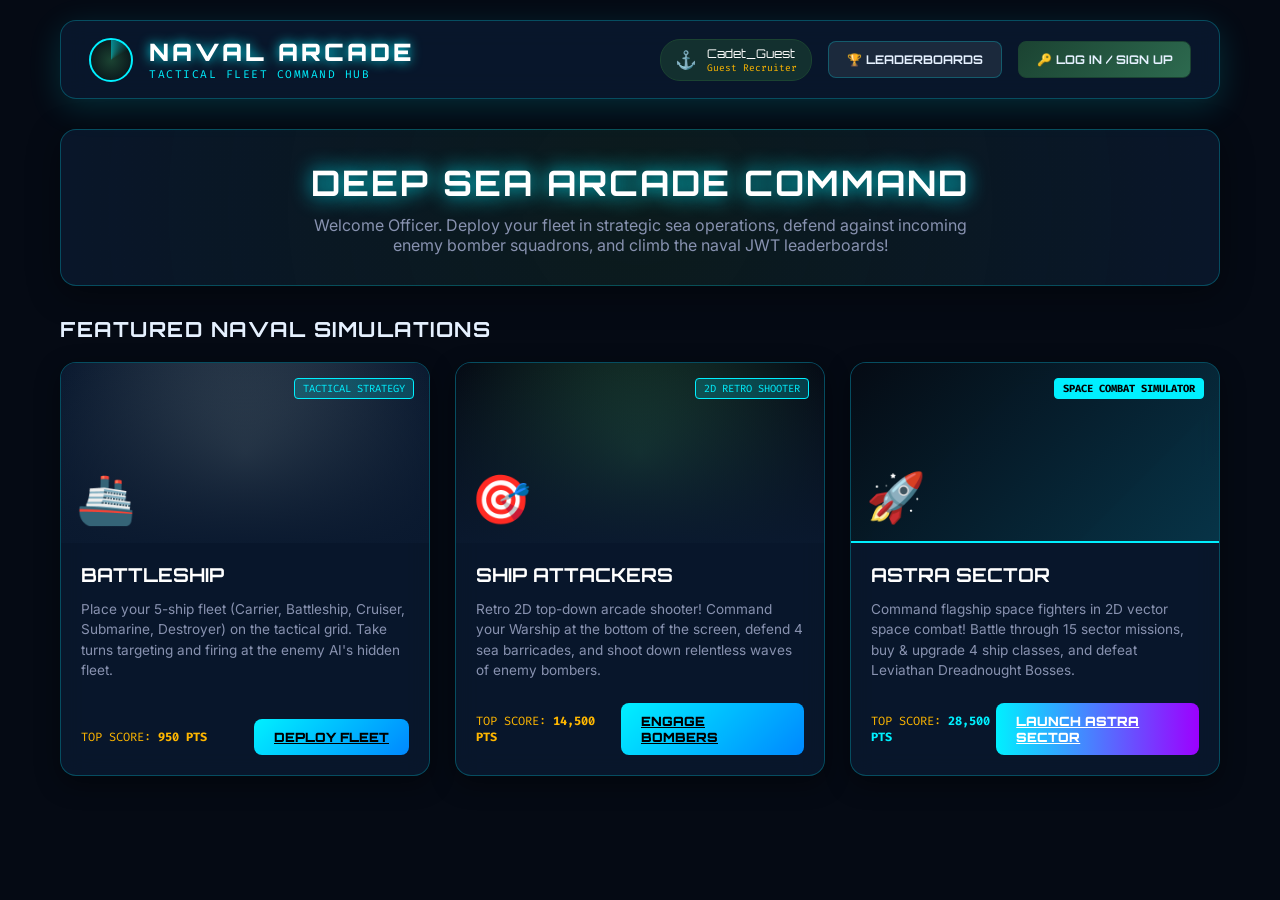
<file: index.html>
<!DOCTYPE html>
<html lang="en">
<head>
    <meta charset="UTF-8">
    <meta name="viewport" content="width=device-width, initial-scale=1.0">
    <title>NAVAL ARCADE — Command Center</title>
    <link rel="preconnect" href="https://fonts.googleapis.com">
    <link rel="preconnect" href="https://fonts.gstatic.com" crossorigin>
    <link href="https://fonts.googleapis.com/css2?family=Orbitron:wght@400;600;800;900&family=Fira+Code:wght@400;500;700&family=Inter:wght@300;400;600;800&display=swap" rel="stylesheet">
    <link rel="stylesheet" href="styles.css">
</head>
<body>
    <div class="crt-radar-overlay"></div>
    <canvas id="ocean-canvas"></canvas>

    <div class="arcade-wrapper">
        <!-- Header & Command Bar -->
        <header class="naval-header">
            <div class="brand-section">
                <div class="radar-logo">
                    <div class="sweep"></div>
                </div>
                <div class="brand-text">
                    <h1>NAVAL ARCADE</h1>
                    <p>TACTICAL FLEET COMMAND HUB</p>
                </div>
            </div>

            <div class="nav-actions">
                <div id="user-badge" class="jwt-user-badge">
                    <span class="jwt-badge-icon">⚓</span>
                    <div class="jwt-user-info">
                        <span id="user-name" class="username">Cadet_Guest</span>
                        <span id="user-rank" class="rank">Guest Recruiter</span>
                    </div>
                </div>

                <button id="btn-leaderboard" class="nav-btn">
                    🏆 LEADERBOARDS
                </button>
                <button id="btn-auth" class="nav-btn auth-btn">
                    🔑 LOG IN / SIGN UP
                </button>
            </div>
        </header>

        <!-- Hero Section -->
        <section class="hero-banner">
            <h2>DEEP SEA ARCADE COMMAND</h2>
            <p>Welcome Officer. Deploy your fleet in strategic sea operations, defend against incoming enemy bomber squadrons, and climb the naval JWT leaderboards!</p>
        </section>

        <!-- Game Selection Grid -->
        <section class="catalogue-section">
            <div class="catalogue-header">
                <h3>FEATURED NAVAL SIMULATIONS</h3>
            </div>
            <br>
            <div class="games-grid">
                <!-- Game 1 Card: Battleship -->
                <div class="game-card">
                    <div class="game-card-banner battleship-bg">
                        <span class="card-badge">TACTICAL STRATEGY</span>
                        <div class="game-card-icon">🚢</div>
                    </div>
                    <div class="game-card-body">
                        <h4>BATTLESHIP</h4>
                        <p>Place your 5-ship fleet (Carrier, Battleship, Cruiser, Submarine, Destroyer) on the tactical grid. Take turns targeting and firing at the enemy AI's hidden fleet.</p>
                        <div class="game-card-footer">
                            <span class="high-score-tag">TOP SCORE: <strong id="score-battleship">950 PTS</strong></span>
                            <a href="games/battleship/index.html" class="play-card-btn">DEPLOY FLEET</a>
                        </div>
                    </div>
                </div>

                <!-- Game 2 Card: Ship Attackers -->
                <div class="game-card">
                    <div class="game-card-banner ship-attackers-bg">
                        <span class="card-badge">2D RETRO SHOOTER</span>
                        <div class="game-card-icon">🎯</div>
                    </div>
                    <div class="game-card-body">
                        <h4>SHIP ATTACKERS</h4>
                        <p>Retro 2D top-down arcade shooter! Command your Warship at the bottom of the screen, defend 4 sea barricades, and shoot down relentless waves of enemy bombers.</p>
                        <div class="game-card-footer">
                            <span class="high-score-tag">TOP SCORE: <strong id="score-attackers">14,500 PTS</strong></span>
                            <a href="games/ship-attackers/index.html" class="play-card-btn">ENGAGE BOMBERS</a>
                        </div>
                    </div>
                </div>

                <!-- Game 3 Card: Astra Sector Space Combat -->
                <div class="game-card">
                    <div class="game-card-banner" style="background: linear-gradient(135deg, #050b14 0%, #00f0ff22 100%); border-bottom: 2px solid #00f0ff;">
                        <span class="card-badge" style="background: #00f0ff; color: #000; font-weight: 800;">SPACE COMBAT SIMULATOR</span>
                        <div class="game-card-icon">🚀</div>
                    </div>
                    <div class="game-card-body">
                        <h4>ASTRA SECTOR</h4>
                        <p>Command flagship space fighters in 2D vector space combat! Battle through 15 sector missions, buy & upgrade 4 ship classes, and defeat Leviathan Dreadnought Bosses.</p>
                        <div class="game-card-footer">
                            <span class="high-score-tag">TOP SCORE: <strong id="score-astra" style="color: #00f0ff;">28,500 PTS</strong></span>
                            <a href="games/astra-fleet/index.html" class="play-card-btn" style="background: linear-gradient(90deg, #00f0ff, #9d00ff); color: #fff;">LAUNCH ASTRA SECTOR</a>
                        </div>
                    </div>
                </div>
            </div>
        </section>
    </div>

    <!-- Auth Modal (JWT Sign Up / Login) -->
    <div id="auth-modal" class="modal-overlay">
        <div class="modal-box">
            <div class="modal-header">
                <h3 id="auth-modal-title">🔑 NAVAL OFFICER AUTHENTICATION</h3>
                <button id="btn-close-auth" class="close-btn">&times;</button>
            </div>
            <form id="auth-form" class="auth-form">
                <div class="form-group">
                    <label for="auth-username">OFFICER CALLSIGN / USERNAME</label>
                    <input type="text" id="auth-username" class="form-input" placeholder="e.g. Admiral_Vanguard" required>
                </div>
                <div class="form-group">
                    <label for="auth-password">SECURITY PASSCODE</label>
                    <input type="password" id="auth-password" class="form-input" placeholder="••••••••" required>
                </div>
                <div id="auth-error" style="color: var(--alert-red); font-size: 0.8rem; display: none;"></div>
                <button type="submit" id="auth-submit-btn" class="form-submit-btn">LOG IN (JWT TOKEN)</button>
                <p style="font-size: 0.75rem; color: var(--text-muted); cursor: pointer;" id="auth-toggle">
                    Don't have an officer profile? <strong>Create Account</strong>
                </p>
            </form>
        </div>
    </div>

    <!-- Leaderboard Modal -->
    <div id="leaderboard-modal" class="modal-overlay">
        <div class="modal-box">
            <div class="modal-header">
                <h3>🏆 NAVAL HIGH SCORES</h3>
                <button id="btn-close-leaderboard" class="close-btn">&times;</button>
            </div>
            <div style="display: flex; gap: 10px; margin-bottom: 15px;">
                <button id="lb-tab-battleship" class="nav-btn" style="flex: 1;">BATTLESHIP</button>
                <button id="lb-tab-attackers" class="nav-btn" style="flex: 1;">SHIP ATTACKERS</button>
                <button id="lb-tab-astra" class="nav-btn" style="flex: 1;">ASTRA SECTOR</button>
            </div>
            <table class="leaderboard-table">
                <thead>
                    <tr>
                        <th>RANK</th>
                        <th>OFFICER</th>
                        <th>SCORE</th>
                        <th>DATE</th>
                    </tr>
                </thead>
                <tbody id="leaderboard-body">
                    <!-- Populated dynamically -->
                </tbody>
            </table>
        </div>
    </div>

    <!-- Scripts -->
    <script src="auth.js"></script>
    <script src="leaderboard.js"></script>
    <script>
        // Interactive ocean waves background canvas
        const canvas = document.getElementById('ocean-canvas');
        const ctx = canvas.getContext('2d');
        let width = canvas.width = window.innerWidth;
        let height = canvas.height = window.innerHeight;

        window.addEventListener('resize', () => {
            width = canvas.width = window.innerWidth;
            height = canvas.height = window.innerHeight;
        });

        let step = 0;
        function drawOcean() {
            ctx.fillStyle = '#050a14';
            ctx.fillRect(0, 0, width, height);

            step += 0.02;
            for (let i = 0; i < 4; i++) {
                ctx.fillStyle = `rgba(10, 25, 47, ${0.3 + i * 0.15})`;
                ctx.beginPath();
                ctx.moveTo(0, height);
                for (let x = 0; x <= width; x += 20) {
                    const y = Math.sin(x * 0.005 + step + i) * 15 + (height - 150 + i * 30);
                    ctx.lineTo(x, y);
                }
                ctx.lineTo(width, height);
                ctx.closePath();
                ctx.fill();
            }
            requestAnimationFrame(drawOcean);
        }
        drawOcean();

        // UI Modal & Auth Interaction Script
        let isSignup = false;

        function updateUI() {
            const user = window.navalAuth.getCurrentUser();
            document.getElementById('user-name').innerText = user.username;
            document.getElementById('user-rank').innerText = user.rank;

            if (user.authenticated) {
                document.getElementById('btn-auth').innerText = 'LOG OUT';
            } else {
                document.getElementById('btn-auth').innerText = '🔑 LOG IN / SIGN UP';
            }

            // Top scores display
            const bScores = window.navalLeaderboard.getScores('battleship');
            if (bScores.length > 0) {
                document.getElementById('score-battleship').innerText = bScores[0].score + ' PTS';
            }
            const sScores = window.navalLeaderboard.getScores('ship_attackers');
            if (sScores.length > 0) {
                document.getElementById('score-attackers').innerText = sScores[0].score.toLocaleString() + ' PTS';
            }
            const aScores = window.navalLeaderboard.getScores('astra_sector');
            if (aScores.length > 0) {
                document.getElementById('score-astra').innerText = aScores[0].score.toLocaleString() + ' PTS';
            }
        }
        updateUI();

        // Auth Modal Handlers
        const authModal = document.getElementById('auth-modal');
        document.getElementById('btn-auth').onclick = () => {
            const user = window.navalAuth.getCurrentUser();
            if (user.authenticated) {
                window.navalAuth.logout();
                updateUI();
            } else {
                authModal.classList.add('active');
            }
        };
        document.getElementById('btn-close-auth').onclick = () => authModal.classList.remove('active');

        document.getElementById('auth-toggle').onclick = () => {
            isSignup = !isSignup;
            document.getElementById('auth-modal-title').innerText = isSignup ? '📝 CREATE OFFICER PROFILE (JWT)' : '🔑 NAVAL OFFICER AUTHENTICATION';
            document.getElementById('auth-submit-btn').innerText = isSignup ? 'CREATE ACCOUNT' : 'LOG IN (JWT TOKEN)';
            document.getElementById('auth-toggle').innerHTML = isSignup ? 'Already registered? <strong>Log In</strong>' : 'Don\'t have an officer profile? <strong>Create Account</strong>';
        };

        document.getElementById('auth-form').onsubmit = (e) => {
            e.preventDefault();
            const u = document.getElementById('auth-username').value;
            const p = document.getElementById('auth-password').value;
            const errDiv = document.getElementById('auth-error');

            const res = isSignup ? window.navalAuth.signup(u, p) : window.navalAuth.login(u, p);
            if (res.success) {
                errDiv.style.display = 'none';
                authModal.classList.remove('active');
                updateUI();
            } else {
                errDiv.innerText = res.error;
                errDiv.style.display = 'block';
            }
        };

        // Leaderboard Modal Handlers
        const lbModal = document.getElementById('leaderboard-modal');
        document.getElementById('btn-leaderboard').onclick = () => {
            renderLeaderboard('battleship');
            lbModal.classList.add('active');
        };
        document.getElementById('btn-close-leaderboard').onclick = () => lbModal.classList.remove('active');

        document.getElementById('lb-tab-battleship').onclick = () => renderLeaderboard('battleship');
        document.getElementById('lb-tab-attackers').onclick = () => renderLeaderboard('ship_attackers');
        document.getElementById('lb-tab-astra').onclick = () => renderLeaderboard('astra_sector');

        function renderLeaderboard(gameId) {
            const scores = window.navalLeaderboard.getScores(gameId);
            const tbody = document.getElementById('leaderboard-body');
            tbody.innerHTML = '';

            scores.forEach((s, idx) => {
                const tr = document.createElement('tr');
                tr.innerHTML = `
                    <td>#${idx + 1}</td>
                    <td>${s.username}</td>
                    <td style="color: var(--amber-gold); font-weight: bold;">${s.score.toLocaleString()}</td>
                    <td>${s.date}</td>
                `;
                tbody.appendChild(tr);
            });
        }
    </script>
</body>
</html>
</file>
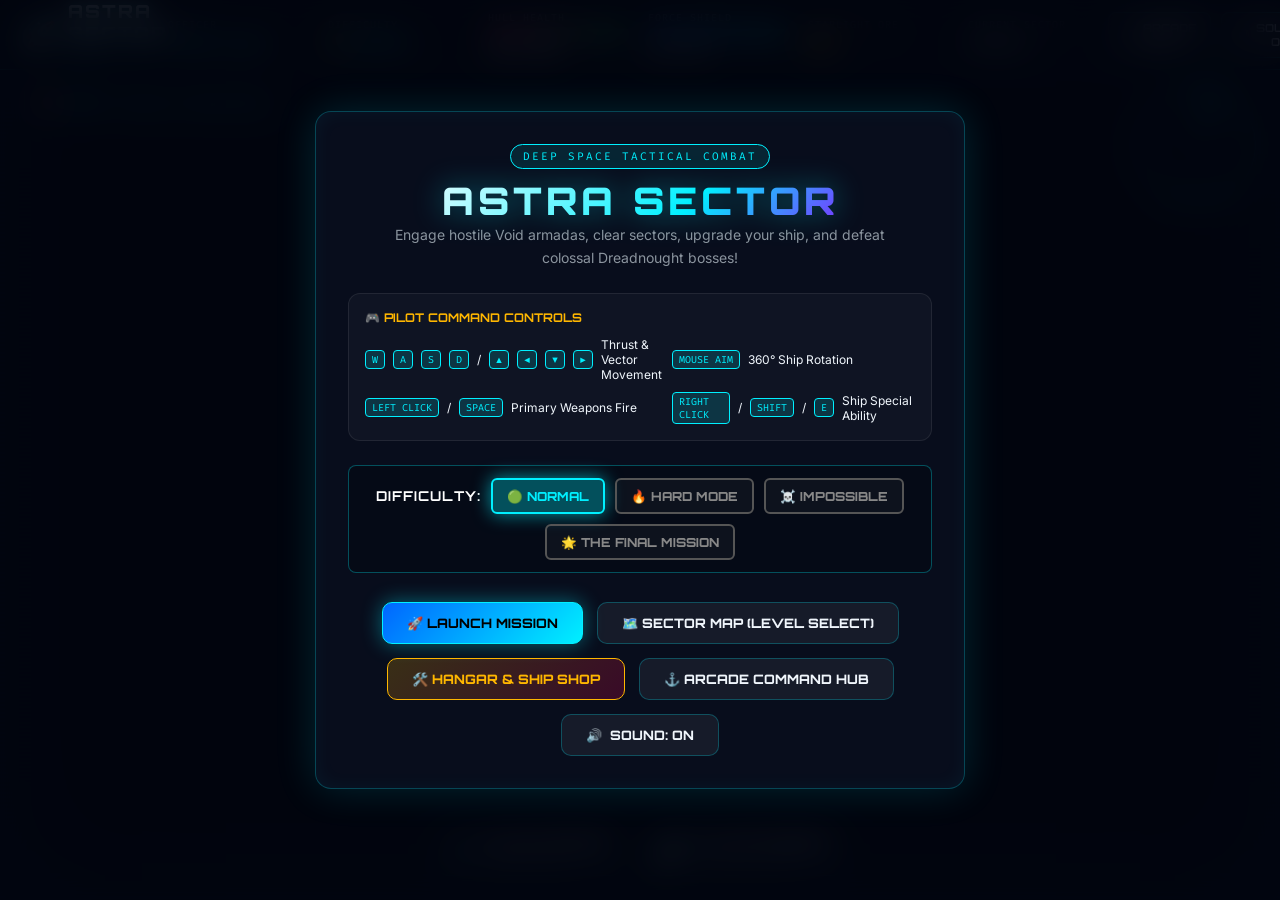
<file: games/astra-fleet/index.html>
<!DOCTYPE html>
<html lang="en">
<head>
    <meta charset="UTF-8">
    <meta name="viewport" content="width=device-width, initial-scale=1.0">
    <meta http-equiv="Cache-Control" content="no-cache, no-store, must-revalidate">
    <meta http-equiv="Pragma" content="no-cache">
    <meta http-equiv="Expires" content="0">
    <title>ASTRA SECTOR — 2D Space Combat & Fleet Hangar</title>
    <link rel="preconnect" href="https://fonts.googleapis.com">
    <link rel="preconnect" href="https://fonts.gstatic.com" crossorigin>
    <link href="https://fonts.googleapis.com/css2?family=Orbitron:wght@400;600;700;800;900&family=Fira+Code:wght@400;500;700&family=Inter:wght@300;400;600;800&display=swap" rel="stylesheet">
    <link rel="stylesheet" href="styles.css?v=20260818_godmode">
</head>
<body>
    <div id="game-container">
        <!-- CRT Scanline & Cosmic Glow Overlay -->
        <div class="crt-overlay"></div>
        <div class="nebula-bg-glow"></div>
        <canvas id="gameCanvas"></canvas>

        <!-- Top Navigation / Command HUD -->
        <header id="hud-top">
            <div class="brand">
                <div class="logo-icon">🚀</div>
                <div class="brand-text">
                    <span class="title">ASTRA SECTOR</span>
                    <span class="subtitle">SPACE COMBAT v4.0</span>
                </div>
            </div>

            <div class="stats-bar">
                <!-- Officer Callsign -->
                <div class="stat-box">
                    <span class="label">OFFICER</span>
                    <span id="user-name" class="value" style="color: #00f0ff; font-weight: 700;">Cadet_Guest</span>
                </div>

                <!-- Combat Difficulty Badge -->
                <div class="stat-box">
                    <span class="label">DIFFICULTY</span>
                    <span id="hud-diff-badge" class="value" style="color: #00f0ff; font-weight: 800;">🟢 NORMAL</span>
                </div>

                <!-- Hull Health -->
                <div class="stat-box">
                    <span class="label">HULL HEALTH</span>
                    <div class="meter-bar health-bar">
                        <div id="health-fill" class="meter-fill" style="width: 100%;"></div>
                    </div>
                    <span id="health-text" class="value">100 / 100</span>
                </div>

                <!-- Energy Shield -->
                <div class="stat-box">
                    <span class="label">FORCE SHIELD</span>
                    <div class="meter-bar shield-bar">
                        <div id="shield-fill" class="meter-fill" style="width: 100%;"></div>
                    </div>
                    <span id="shield-text" class="value">50 / 50</span>
                </div>

                <!-- Currency -->
                <div class="stat-box score-box">
                    <span class="label">STARLIGHT ORE</span>
                    <span id="score-text" class="value highlight">🪙 0</span>
                </div>

                <!-- Level / Objective -->
                <div class="stat-box wave-box">
                    <span class="label" id="sector-label">CURRENT SECTOR</span>
                    <span id="wave-text" class="value">LEVEL 1</span>
                </div>
            </div>

            <div class="hud-controls">
                <a href="../../index.html" class="hud-btn" style="text-decoration: none;" title="Back to Arcade Command Hub">
                    <span class="icon">⚓</span> ARCADE HUB
                </a>
                <button id="btn-audio" class="hud-btn btn-toggle-audio" title="Toggle Sound On/Off">
                    <span class="icon">🔊</span> <span class="audio-label">SOUND: ON</span>
                </button>
                <button id="btn-map" class="hud-btn" title="Sector Level Map">
                    <span class="icon">🗺️</span> SECTORS
                </button>
                <button id="btn-upgrades" class="hud-btn highlight-btn" title="Open Hangar Upgrades & Ships">
                    <span class="icon">🚀</span> HANGAR
                </button>
                <button id="btn-pause" class="hud-btn" title="Pause Game">
                    <span class="icon">⏸</span> PAUSE
                </button>
            </div>
        </header>

        <!-- Boss Health Bar Overlay (Displayed during Boss levels) -->
        <div id="boss-hud" class="boss-hud hidden">
            <div class="boss-title">
                <span id="boss-name">VOID DREADNOUGHT LEVIATHAN</span>
            </div>
            <div class="boss-bar-outer">
                <div id="boss-health-fill" class="boss-bar-fill" style="width: 100%;"></div>
            </div>
            <span id="boss-health-text" class="boss-hp-text">1000 / 1000 HP</span>
        </div>

        <!-- Level Objective Tracker HUD -->
        <div id="objective-tracker" class="objective-tracker">
            <span class="obj-icon">🎯</span>
            <span id="obj-text" class="obj-text">TARGET: Destroy 8 Enemy Ships</span>
        </div>

        <!-- Tactical Mini Radar Screen (Top Right) -->
        <div id="radar-container">
            <div class="radar-sweep"></div>
            <div class="radar-grid"></div>
            <canvas id="radarCanvas" width="120" height="120"></canvas>
            <span class="radar-label">TACTICAL RADAR</span>
        </div>

        <!-- Special Ability & Weapon HUD (Bottom Center) -->
        <div id="abilities-hud">
            <div class="ability-card" id="ability-primary">
                <span class="key-bind">L-CLICK / SPACE</span>
                <div class="ability-icon">⚡</div>
                <div class="ability-info">
                    <span class="name" id="ship-weapon-name">PLASMA CANNON</span>
                    <span class="sub">Primary Weapon</span>
                </div>
            </div>

            <div class="ability-card" id="ability-special">
                <span class="key-bind">R-CLICK / SHIFT / E</span>
                <div class="ability-icon" id="special-icon">🚀</div>
                <div class="ability-info">
                    <span class="name" id="special-name">PHOTON TORPEDO</span>
                    <span class="sub" id="special-sub">Heavy Area Blast</span>
                </div>
                <div class="cooldown-overlay" id="special-cd-overlay"><span id="special-cd-text" class="cd-text">READY</span></div>
            </div>
        </div>



        <!-- START MENU OVERLAY -->
        <div id="start-overlay" class="modal-overlay active">
            <div class="start-box glass-panel">
                <div class="hero-header">
                    <div class="cyber-badge">DEEP SPACE TACTICAL COMBAT</div>
                    <h1 class="hero-title">ASTRA SECTOR</h1>
                    <p class="hero-subtitle">Engage hostile Void armadas, clear sectors, upgrade your ship, and defeat colossal Dreadnought bosses!</p>
                </div>

                <div class="controls-guide">
                    <h3>🎮 PILOT COMMAND CONTROLS</h3>
                    <div class="controls-grid">
                        <div class="control-item">
                            <kbd>W</kbd><kbd>A</kbd><kbd>S</kbd><kbd>D</kbd> / <kbd>▲</kbd><kbd>◀</kbd><kbd>▼</kbd><kbd>▶</kbd>
                            <span>Thrust & Vector Movement</span>
                        </div>
                        <div class="control-item">
                            <kbd>MOUSE AIM</kbd>
                            <span>360° Ship Rotation</span>
                        </div>
                        <div class="control-item">
                            <kbd>LEFT CLICK</kbd> / <kbd>SPACE</kbd>
                            <span>Primary Weapons Fire</span>
                        </div>
                        <div class="control-item">
                            <kbd>RIGHT CLICK</kbd> / <kbd>SHIFT</kbd> / <kbd>E</kbd>
                            <span>Ship Special Ability</span>
                        </div>
                    </div>
                </div>

                <div class="start-actions">
                    <div class="difficulty-box" style="margin-bottom: 15px; display: flex; align-items: center; justify-content: center; gap: 10px; flex-wrap: wrap; background: rgba(5, 11, 20, 0.7); padding: 12px 20px; border-radius: 8px; border: 1px solid rgba(0, 240, 255, 0.3);">
                        <span style="font-family: 'Orbitron', sans-serif; font-size: 0.85rem; font-weight: 700; color: #fff; letter-spacing: 1px;">DIFFICULTY:</span>
                        <button id="diff-btn-normal" class="btn-diff active" style="padding: 8px 14px; font-family: 'Orbitron', sans-serif; font-weight: 800; font-size: 0.78rem; border-radius: 6px; border: 2px solid #00f0ff; background: rgba(0, 240, 255, 0.2); color: #00f0ff; cursor: pointer; transition: all 0.2s;">
                            🟢 NORMAL
                        </button>
                        <button id="diff-btn-hard" class="btn-diff" style="padding: 8px 14px; font-family: 'Orbitron', sans-serif; font-weight: 800; font-size: 0.78rem; border-radius: 6px; border: 2px solid #555; background: rgba(255, 0, 85, 0.05); color: #888; cursor: pointer; transition: all 0.2s;">
                            🔥 HARD MODE
                        </button>
                        <button id="diff-btn-impossible" class="btn-diff" style="padding: 8px 14px; font-family: 'Orbitron', sans-serif; font-weight: 800; font-size: 0.78rem; border-radius: 6px; border: 2px solid #555; background: rgba(157, 0, 255, 0.05); color: #888; cursor: pointer; transition: all 0.2s;">
                            ☠️ IMPOSSIBLE
                        </button>
                        <button id="diff-btn-mission" class="btn-diff" style="padding: 8px 14px; font-family: 'Orbitron', sans-serif; font-weight: 800; font-size: 0.78rem; border-radius: 6px; border: 2px solid #555; background: rgba(255, 183, 0, 0.05); color: #888; cursor: pointer; transition: all 0.2s;">
                            🌟 THE FINAL MISSION
                        </button>
                    </div>
                    <button id="btn-start-game" class="btn-primary-large">
                        🚀 LAUNCH MISSION
                    </button>
                    <button id="btn-open-map" class="btn-secondary-large">
                        🗺️ SECTOR MAP (LEVEL SELECT)
                    </button>
                    <button id="btn-start-hangar" class="btn-accent-large">
                        🛠️ HANGAR & SHIP SHOP
                    </button>
                    <a href="../../index.html" class="btn-secondary-large" style="text-decoration: none; display: flex; align-items: center; justify-content: center; gap: 8px;">
                        ⚓ ARCADE COMMAND HUB
                    </a>
                    <button id="btn-start-audio" class="btn-secondary-large btn-toggle-audio">
                        <span class="icon">🔊</span> <span class="audio-label">SOUND: ON</span>
                    </button>
                </div>
            </div>
        </div>

        <!-- SECTOR LEVEL SELECTOR MODAL -->
        <div id="map-modal" class="modal-overlay hidden">
            <div class="modal-window glass-panel wide-modal">
                <div class="modal-header">
                    <h2>🗺️ SECTOR PROGRESSION MAP</h2>
                    <button class="btn-close" id="btn-close-map">✖</button>
                </div>

                <div class="sector-map-container">
                    <div class="sector-nodes-grid" id="sector-nodes-container">
                        <!-- Dynamically populated level nodes (Level 1 to 15) -->
                    </div>

                    <div class="sector-details-pane" id="sector-details-pane">
                        <h3 id="sel-level-title">LEVEL 1: OUTER ASTEROID RIM</h3>
                        <div id="sel-level-badge" class="level-badge normal">NORMAL SECTOR</div>
                        <p id="sel-level-desc">Clear out rogue Void Scout drones patrolling the outer rim.</p>
                        <div class="level-meta">
                            <div class="meta-item">Enemies: <strong id="sel-level-enemies">8</strong></div>
                            <div class="meta-item">Boss Present: <strong id="sel-level-boss">NO</strong></div>
                            <div class="meta-item">Reward Bonus: <strong id="sel-level-reward" class="gold-text">+150 Ore</strong></div>
                        </div>
                        <button id="btn-launch-selected-level" class="btn-primary-large" style="margin-top: 15px; width: 100%;">
                            🚀 START LEVEL 1
                        </button>
                    </div>
                </div>
            </div>
        </div>

        <!-- HANGAR & SHIP SHOP MODAL -->
        <div id="hangar-modal" class="modal-overlay hidden">
            <div class="modal-window glass-panel extra-wide-modal">
                <div class="modal-header">
                    <h2>🛠️ FLEET HANGAR & SHIP SHOP</h2>
                    <div class="hangar-currency">
                        CREDITS: <strong id="hangar-credits-display" class="gold-text">🪙 0 ORE</strong>
                    </div>
                    <button class="btn-close" id="btn-close-hangar">✖</button>
                </div>

                <!-- Hangar Navigation Tabs -->
                <div class="hangar-tabs">
                    <button id="tab-btn-ships" class="tab-btn active">🚀 BUY & EQUIP SHIPS</button>
                    <button id="tab-btn-upgrades" class="tab-btn">⚙️ SHIP STAT UPGRADES</button>
                </div>

                <!-- Tab 1: Buyable Ships -->
                <div id="tab-ships-content" class="tab-content active">
                    <div class="ships-grid" id="ships-grid-container">
                        <!-- Dynamically rendered ship cards -->
                    </div>
                </div>

                <!-- Tab 2: Stat Upgrades -->
                <div id="tab-upgrades-content" class="tab-content hidden">
                    <div class="upgrades-grid" id="upgrades-grid-container">
                        <!-- Dynamically rendered stat upgrade cards -->
                    </div>
                </div>
            </div>
        </div>

        <!-- LEVEL VICTORY OVERLAY ("SECTOR CLEARED!") -->
        <div id="victory-modal" class="modal-overlay hidden">
            <div class="modal-window glass-panel victory-box">
                <div class="victory-header">
                    <div class="victory-icon">🏆</div>
                    <h2 class="victory-title">SECTOR CLEARED!</h2>
                    <p id="victory-level-name">LEVEL 1 COMPLETED</p>
                </div>

                <div class="victory-stats">
                    <div class="vic-stat-card">
                        <span class="label">ENEMIES DESTROYED</span>
                        <span id="vic-kills" class="value">12</span>
                    </div>
                    <div class="vic-stat-card">
                        <span class="label">CURRENCY EARNED</span>
                        <span id="vic-ore" class="value gold-text">+350 ORE</span>
                    </div>
                    <div class="vic-stat-card">
                        <span class="label">NEXT LEVEL UNLOCKED</span>
                        <span id="vic-next-lvl" class="value cyan-text">LEVEL 2</span>
                    </div>
                </div>

                <div class="victory-actions">
                    <button id="btn-next-level" class="btn-primary-large">
                        🚀 CONTINUE TO NEXT LEVEL
                    </button>
                    <button id="btn-victory-hangar" class="btn-accent-large">
                        🛠️ GO TO HANGAR SHOP
                    </button>
                    <button id="btn-victory-map" class="btn-secondary-large">
                        🗺️ SECTOR MAP
                    </button>
                    <a href="../../index.html" class="btn-secondary-large" style="text-decoration: none; display: flex; align-items: center; justify-content: center; gap: 8px;">
                        ⚓ ARCADE HUB
                    </a>
                </div>
            </div>
        </div>

        <!-- GAME OVER OVERLAY -->
        <div id="gameover-overlay" class="modal-overlay hidden">
            <div class="modal-window glass-panel danger-box">
                <div class="danger-header">
                    <div class="danger-icon">💥</div>
                    <h2>HULL BREACHED — SHIP DESTROYED</h2>
                    <p>Your flagship was vaporized in high-intensity space combat.</p>
                </div>

                <div class="gameover-summary">
                    <div class="vic-stat-card">
                        <span class="label">TOTAL SCORE</span>
                        <span id="res-score" class="value">000,000</span>
                    </div>
                    <div class="vic-stat-card">
                        <span class="label">KILLS</span>
                        <span id="res-kills" class="value">0</span>
                    </div>
                    <div class="vic-stat-card">
                        <span class="label">ORE RETAINED</span>
                        <span id="res-credits" class="value gold-text">+0 ORE</span>
                    </div>
                </div>

                <div class="victory-actions">
                    <button id="btn-restart" class="btn-primary-large">
                        🔄 RETRY LEVEL
                    </button>
                    <button id="btn-go-upgrades" class="btn-accent-large">
                        🛠️ UPGRADE AT HANGAR
                    </button>
                    <button id="btn-go-map" class="btn-secondary-large">
                        🗺️ SECTOR MAP
                    </button>
                    <a href="../../index.html" class="btn-secondary-large" style="text-decoration: none; display: flex; align-items: center; justify-content: center; gap: 8px;">
                        ⚓ ARCADE HUB
                    </a>
                </div>
            </div>
        </div>

        <!-- PAUSE OVERLAY -->
        <div id="pause-overlay" class="modal-overlay hidden">
            <div class="modal-window glass-panel">
                <h2>⏸ MISSION SUSPENDED</h2>
                <p>Tactical operations paused.</p>
                <div class="victory-actions" style="margin-top: 25px;">
                    <button id="btn-resume" class="btn-primary-large">
                        ▶ RESUME COMBAT
                    </button>
                    <button id="btn-pause-hangar" class="btn-accent-large">
                        🛠️ HANGAR UPGRADES
                    </button>
                    <button id="btn-pause-map" class="btn-secondary-large">
                        🗺️ SECTOR MAP
                    </button>
                    <a href="../../index.html" class="btn-secondary-large" style="text-decoration: none; display: flex; align-items: center; justify-content: center; gap: 8px;">
                        ⚓ ARCADE HUB
                    </a>
                </div>
            </div>
        </div>

    </div>

    <!-- Scripts -->
    <script src="../../auth.js"></script>
    <script src="../../leaderboard.js"></script>
    <script src="audio.js?v=20260818_godmode"></script>
    <script src="game.js?v=20260818_godmode_v2"></script>
</body>
</html>
</file>
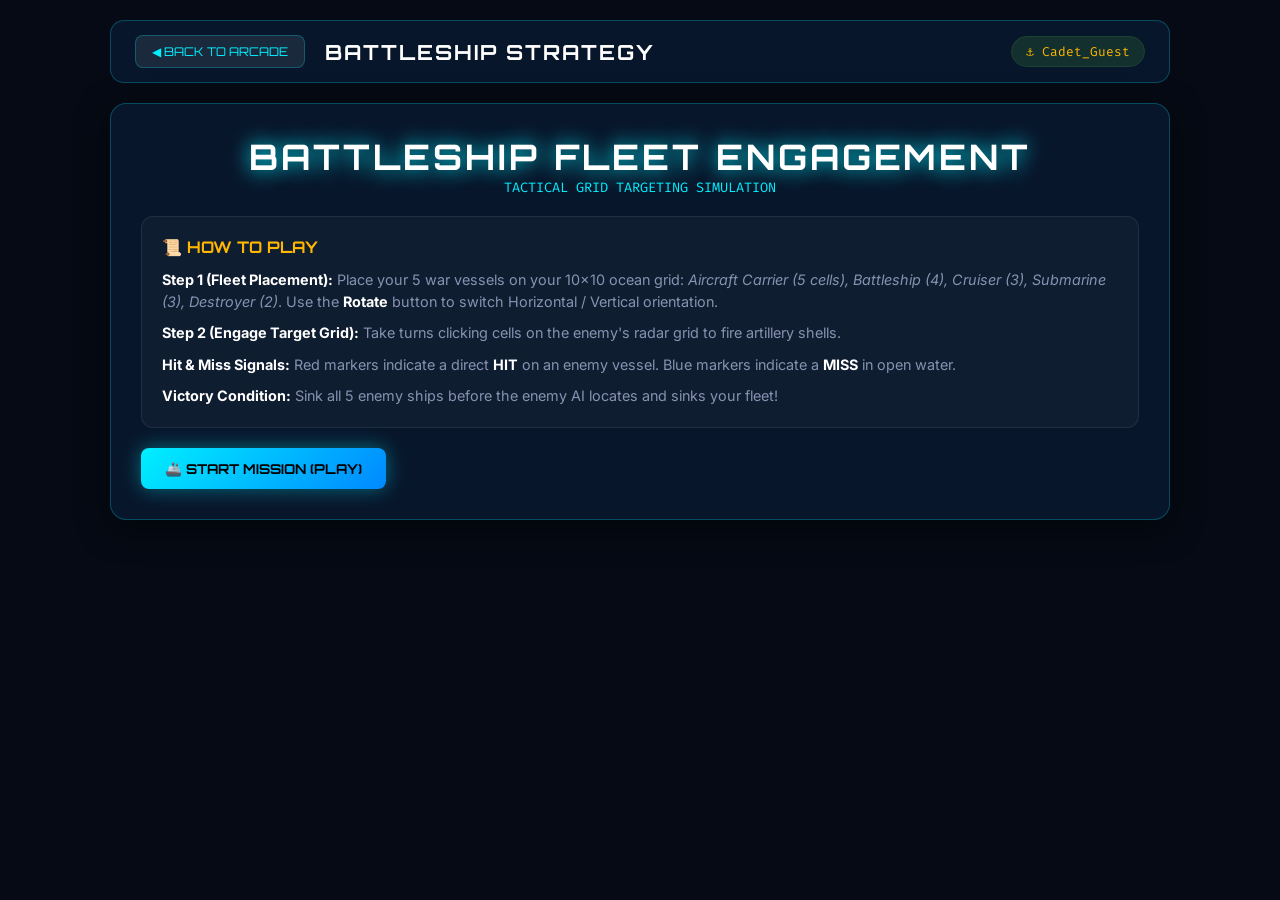
<file: games/battleship/index.html>
<!DOCTYPE html>
<html lang="en">

<head>
    <meta charset="UTF-8">
    <meta name="viewport" content="width=device-width, initial-scale=1.0">
    <title>BATTLESHIP — Naval Arcade</title>
    <link rel="preconnect" href="https://fonts.googleapis.com">
    <link rel="preconnect" href="https://fonts.gstatic.com" crossorigin>
    <link
        href="https://fonts.googleapis.com/css2?family=Orbitron:wght@400;600;800;900&family=Fira+Code:wght@400;500;700&family=Inter:wght@300;400;600;800&display=swap"
        rel="stylesheet">
    <link rel="stylesheet" href="style.css">
</head>

<body>
    <div class="crt-radar-overlay"></div>

    <div class="game-wrapper">
        <!-- Top Navigation -->
        <header class="game-header">
            <div class="header-left">
                <a href="../../index.html" class="btn-back">
                    ◀ BACK TO ARCADE
                </a>
                <h1 class="game-title">BATTLESHIP STRATEGY</h1>
            </div>

            <div class="user-badge">
                <span class="badge-icon">⚓</span>
                <span id="user-name" class="username">Cadet_Guest</span>
            </div>
        </header>

        <!-- Title / Instructions Screen -->
        <div id="title-screen" class="screen-card active">
            <div class="title-hero">
                <h2>BATTLESHIP FLEET ENGAGEMENT</h2>
                <p class="subtitle">TACTICAL GRID TARGETING SIMULATION</p>
            </div>

            <div class="instructions-box">
                <h3>📜 HOW TO PLAY</h3>
                <ul>
                    <li><strong>Step 1 (Fleet Placement):</strong> Place your 5 war vessels on your 10x10 ocean grid:
                        <em>Aircraft Carrier (5 cells), Battleship (4), Cruiser (3), Submarine (3), Destroyer (2)</em>.
                        Use the <strong>Rotate</strong> button to switch Horizontal / Vertical orientation.
                    </li>
                    <li><strong>Step 2 (Engage Target Grid):</strong> Take turns clicking cells on the enemy's radar
                        grid to fire artillery shells.</li>
                    <li><strong>Hit & Miss Signals:</strong> Red markers indicate a direct <strong>HIT</strong> on an
                        enemy vessel. Blue markers indicate a <strong>MISS</strong> in open water.</li>
                    <li><strong>Victory Condition:</strong> Sink all 5 enemy ships before the enemy AI locates and sinks
                        your fleet!</li>
                </ul>
            </div>

            <div class="action-buttons">
                <button id="btn-start-game" class="btn-primary">
                    🚢 START MISSION (PLAY)
                </button>
            </div>
        </div>

        <!-- Main Gameplay View -->
        <div id="gameplace-screen" class="screen-card hidden">
            <!-- Phase Header / Status Banner -->
            <div class="status-banner">
                <span id="status-phase-text">PLACEMENT PHASE: Place your Aircraft Carrier (Size: 5)</span>
                <button id="btn-rotate" class="btn-secondary">ROTATE (HORIZONTAL)</button>
                <button id="btn-randomize" class="btn-secondary">AUTO-DEPLOY FLEET</button>
            </div>

            <!-- Double Tactical Grids Container -->
            <div class="grids-container">
                <!-- Player Fleet Grid -->
                <div class="grid-card">
                    <div class="grid-title">
                        <span>YOUR FLEET GRID</span>
                        <span id="player-ships-left" class="fleet-status">5 SHIPS ALIVE</span>
                    </div>
                    <div id="player-grid" class="battleship-grid"></div>
                </div>

                <!-- Enemy Radar Target Grid -->
                <div class="grid-card">
                    <div class="grid-title">
                        <span>ENEMY RADAR TARGET GRID</span>
                        <span id="enemy-ships-left" class="fleet-status">5 ENEMY SHIPS UNKNOWN</span>
                    </div>
                    <div id="enemy-grid" class="battleship-grid disabled"></div>
                </div>
            </div>

            <!-- Terminal Log -->
            <div class="combat-log">
                <div id="log-output" class="log-body">
                    <p class="sys">[SYSTEM] Tactical grid initialized. Awaiting officer placement...</p>
                </div>
            </div>
        </div>

        <!-- Game Over Modal -->
        <div id="gameover-modal" class="modal-overlay hidden">
            <div class="modal-box">
                <h2 id="gameover-title" class="victory">VICTORY AT SEA!</h2>
                <p id="gameover-desc">You successfully destroyed the enemy fleet!</p>
                <br>
                <div class="score-summary">
                    FINAL SCORE: <strong id="gameover-score" style="color: var(--amber-gold);">950 PTS</strong>
                </div>
                <br>
                <div style="display: flex; gap: 15px; justify-content: center;">
                    <button id="btn-restart" class="btn-primary">PLAY AGAIN</button>
                    <a href="../../index.html" class="btn-secondary" style="text-decoration: none;">BACK TO ARCADE</a>
                </div>
            </div>
        </div>
    </div>

    <!-- Scripts -->
    <script src="../../auth.js"></script>
    <script src="../../leaderboard.js"></script>
    <script src="game.js"></script>
</body>

</html>
</file>
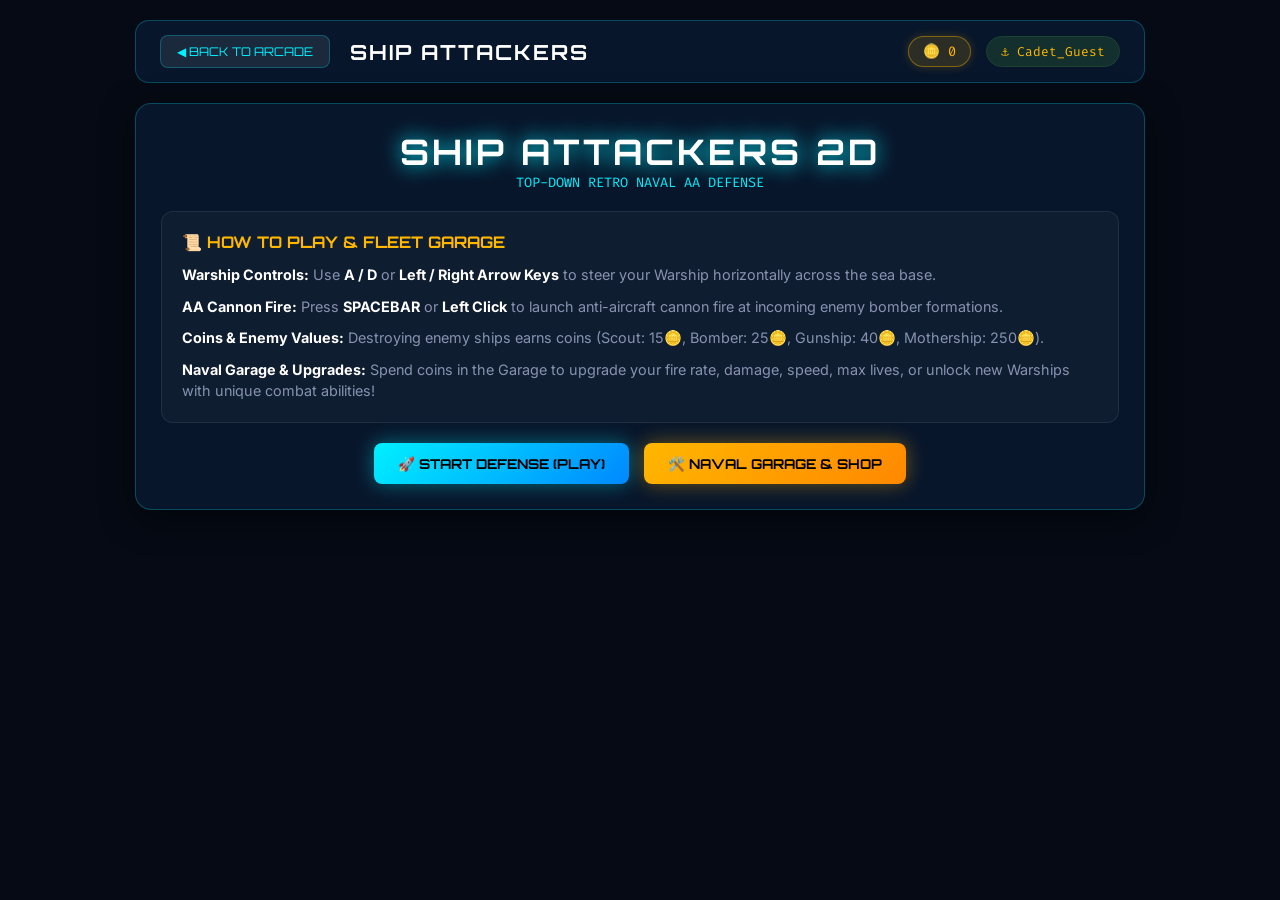
<file: games/ship-attackers/index.html>
<!DOCTYPE html>
<html lang="en">
<head>
    <meta charset="UTF-8">
    <meta name="viewport" content="width=device-width, initial-scale=1.0">
    <title>SHIP ATTACKERS — Naval Arcade</title>
    <link rel="preconnect" href="https://fonts.googleapis.com">
    <link rel="preconnect" href="https://fonts.gstatic.com" crossorigin>
    <link href="https://fonts.googleapis.com/css2?family=Orbitron:wght@400;600;800;900&family=Fira+Code:wght@400;500;700&family=Inter:wght@300;400;600;800&display=swap" rel="stylesheet">
    <link rel="stylesheet" href="style.css">
</head>
<body>
    <div class="crt-radar-overlay"></div>

    <div class="game-wrapper">
        <!-- Top Navigation Bar -->
        <header class="game-header">
            <div class="header-left">
                <a href="../../index.html" class="btn-back">
                    ◀ BACK TO ARCADE
                </a>
                <h1 class="game-title">SHIP ATTACKERS</h1>
            </div>

            <div class="header-right" style="display: flex; align-items: center; gap: 15px;">
                <div class="coin-badge">
                    <span class="coin-icon">🪙</span>
                    <span id="header-coins" class="coin-amount">0</span>
                </div>
                <div class="user-badge">
                    <span class="badge-icon">⚓</span>
                    <span id="user-name" class="username">Cadet_Guest</span>
                </div>
            </div>
        </header>

        <!-- Title / Instructions Screen -->
        <div id="title-screen" class="screen-card active">
            <div class="title-hero">
                <h2>SHIP ATTACKERS 2D</h2>
                <p class="subtitle">TOP-DOWN RETRO NAVAL AA DEFENSE</p>
            </div>

            <div class="instructions-box">
                <h3>📜 HOW TO PLAY & FLEET GARAGE</h3>
                <ul>
                    <li><strong>Warship Controls:</strong> Use <strong>A / D</strong> or <strong>Left / Right Arrow Keys</strong> to steer your Warship horizontally across the sea base.</li>
                    <li><strong>AA Cannon Fire:</strong> Press <strong>SPACEBAR</strong> or <strong>Left Click</strong> to launch anti-aircraft cannon fire at incoming enemy bomber formations.</li>
                    <li><strong>Coins & Enemy Values:</strong> Destroying enemy ships earns coins (Scout: 15🪙, Bomber: 25🪙, Gunship: 40🪙, Mothership: 250🪙).</li>
                    <li><strong>Naval Garage & Upgrades:</strong> Spend coins in the Garage to upgrade your fire rate, damage, speed, max lives, or unlock new Warships with unique combat abilities!</li>
                </ul>
            </div>

            <div class="action-buttons" style="display: flex; gap: 15px; justify-content: center;">
                <button id="btn-start-game" class="btn-primary">
                    🚀 START DEFENSE (PLAY)
                </button>
                <button id="btn-open-garage" class="btn-garage">
                    🛠️ NAVAL GARAGE & SHOP
                </button>
            </div>
        </div>

        <!-- Gameplay Canvas View -->
        <div id="gameplay-screen" class="screen-card hidden">
            <!-- HUD Stats Bar -->
            <div class="hud-bar">
                <div class="hud-stat">
                    <span class="label">SCORE</span>
                    <span id="hud-score" class="value">000,000</span>
                </div>
                <div class="hud-stat">
                    <span class="label">COINS EARNED</span>
                    <span id="hud-coins" class="value" style="color: var(--amber-gold);">🪙 0</span>
                </div>
                <div class="hud-stat">
                    <span class="label">WAVE LEVEL</span>
                    <span id="hud-level" class="value">WAVE 1</span>
                </div>
                <div class="hud-stat">
                    <span class="label">WARSHIP LIVES</span>
                    <div id="hud-lives" class="lives-icons">❤️ ❤️ ❤️</div>
                </div>
                <div style="display: flex; gap: 10px;">
                    <button id="btn-hud-garage" class="btn-secondary" style="color: var(--amber-gold); border-color: var(--amber-gold);">🛠️ GARAGE</button>
                    <button id="btn-pause" class="btn-secondary">PAUSE</button>
                </div>
            </div>

            <!-- Canvas Container -->
            <div class="canvas-container">
                <canvas id="attackersCanvas" width="800" height="600"></canvas>
            </div>
        </div>

        <!-- Naval Garage & Fleet Hangar Modal -->
        <div id="garage-modal" class="modal-overlay hidden">
            <div class="garage-box">
                <div class="garage-header">
                    <h2>🛠️ NAVAL GARAGE & FLEET HANGAR</h2>
                    <div class="garage-balance">
                        BAL: <strong id="garage-coins-display">🪙 0 COINS</strong>
                    </div>
                </div>

                <!-- Garage Navigation Tabs -->
                <div class="garage-tabs">
                    <button id="tab-btn-upgrades" class="tab-btn active">⚙️ STAT UPGRADES</button>
                    <button id="tab-btn-ships" class="tab-btn">⚓ WARSHIP FLEET (BUY SHIPS)</button>
                </div>

                <!-- Tab 1: Stat Upgrades Content -->
                <div id="tab-upgrades-content" class="tab-content active">
                    <div class="upgrades-grid" id="upgrades-container">
                        <!-- Dynamically populated upgrade cards -->
                    </div>
                </div>

                <!-- Tab 2: Buyable Ships Content -->
                <div id="tab-ships-content" class="tab-content hidden">
                    <div class="ships-grid" id="ships-container">
                        <!-- Dynamically populated buyable ship cards -->
                    </div>
                </div>

                <div class="garage-footer">
                    <button id="btn-close-garage" class="btn-primary">CLOSE GARAGE</button>
                </div>
            </div>
        </div>

        <!-- Game Over Modal -->
        <div id="gameover-modal" class="modal-overlay hidden">
            <div class="modal-box">
                <h2 id="gameover-title">DEFENSE BREACHED!</h2>
                <p id="gameover-desc">Your warship was destroyed by enemy bombers.</p>
                <br>
                <div class="score-summary">
                    FINAL SCORE: <strong id="gameover-score" style="color: var(--amber-gold);">0 PTS</strong>
                </div>
                <br>
                <div style="display: flex; gap: 15px; justify-content: center; flex-wrap: wrap;">
                    <button id="btn-restart" class="btn-primary">PLAY AGAIN</button>
                    <button id="btn-gameover-garage" class="btn-garage">🛠️ OPEN GARAGE</button>
                    <a href="../../index.html" class="btn-secondary" style="text-decoration: none;">BACK TO ARCADE</a>
                </div>
            </div>
        </div>
    </div>

    <!-- Scripts -->
    <script src="../../auth.js"></script>
    <script src="../../leaderboard.js"></script>
    <script src="game.js"></script>
</body>
</html>
</file>
<file: styles.css>
/* NAVAL ARCADE - Sea-Themed CSS Design System
   Colors: Deep Navy Blue (#0a192f), Battleship Steel Gray (#3a4a58), Dark Sea Green (#1b4332), Pure Black (#050a14) */

:root {
    --bg-navy: #0a192f;
    --bg-dark: #050a14;
    --steel-gray: #3a4a58;
    --sea-green: #1b4332;
    --light-sea-green: #2d6a4f;
    --neon-cyan: #00f0ff;
    --amber-gold: #ffb700;
    --alert-red: #ff3366;
    --text-primary: #e6f1ff;
    --text-muted: #8892b0;
    --card-glass: rgba(10, 25, 47, 0.85);
    --border-glass: rgba(0, 240, 255, 0.25);
    --font-header: 'Orbitron', sans-serif;
    --font-code: 'Fira Code', monospace;
    --font-sans: 'Inter', sans-serif;
}

* {
    box-sizing: border-box;
    margin: 0;
    padding: 0;
    user-select: none;
}

body, html {
    width: 100%;
    height: 100%;
    background-color: var(--bg-dark);
    font-family: var(--font-sans);
    color: var(--text-primary);
    overflow-x: hidden;
}

/* Background Canvas & Ocean Waves */
#ocean-canvas {
    position: fixed;
    top: 0;
    left: 0;
    width: 100vw;
    height: 100vh;
    z-index: -1;
    pointer-events: none;
}

.crt-radar-overlay {
    position: fixed;
    top: 0;
    left: 0;
    width: 100vw;
    height: 100vh;
    z-index: 0;
    pointer-events: none;
    background: linear-gradient(
        rgba(10, 25, 47, 0) 50%, 
        rgba(5, 10, 20, 0.3) 50%
    );
    background-size: 100% 4px;
    opacity: 0.6;
}

/* Main Container Layout */
.arcade-wrapper {
    position: relative;
    z-index: 1;
    max-width: 1200px;
    margin: 0 auto;
    padding: 20px;
    display: flex;
    flex-direction: column;
    gap: 30px;
    min-height: 100vh;
}

/* Header & Command Bar */
header.naval-header {
    display: flex;
    justify-content: space-between;
    align-items: center;
    padding: 16px 28px;
    background: var(--card-glass);
    backdrop-filter: blur(14px);
    border: 1px solid var(--border-glass);
    border-radius: 16px;
    box-shadow: 0 8px 32px rgba(0, 240, 255, 0.15);
}

.brand-section {
    display: flex;
    align-items: center;
    gap: 16px;
}

.radar-logo {
    position: relative;
    width: 44px;
    height: 44px;
    background: radial-gradient(circle, var(--sea-green), var(--bg-dark));
    border: 2px solid var(--neon-cyan);
    border-radius: 50%;
    overflow: hidden;
}

.radar-logo .sweep {
    position: absolute;
    width: 100%;
    height: 100%;
    background: conic-gradient(from 0deg, rgba(0, 240, 255, 0.5), transparent 60deg);
    animation: radar-rotate 3s linear infinite;
}

.brand-text h1 {
    font-family: var(--font-header);
    font-size: 1.5rem;
    font-weight: 900;
    letter-spacing: 3px;
    color: #fff;
    text-shadow: 0 0 12px var(--neon-cyan);
}

.brand-text p {
    font-family: var(--font-code);
    font-size: 0.7rem;
    color: var(--neon-cyan);
    letter-spacing: 1.5px;
}

.nav-actions {
    display: flex;
    align-items: center;
    gap: 16px;
}

.jwt-user-badge {
    display: flex;
    align-items: center;
    gap: 10px;
    background: rgba(27, 67, 50, 0.6);
    border: 1px solid var(--sea-green);
    padding: 6px 14px;
    border-radius: 20px;
}

.jwt-badge-icon {
    font-size: 1.1rem;
}

.jwt-user-info .username {
    display: block;
    font-family: var(--font-header);
    font-size: 0.75rem;
    color: #fff;
}

.jwt-user-info .rank {
    display: block;
    font-family: var(--font-code);
    font-size: 0.6rem;
    color: var(--amber-gold);
}

.nav-btn {
    background: rgba(58, 74, 88, 0.4);
    border: 1px solid var(--border-glass);
    color: var(--text-primary);
    padding: 10px 18px;
    border-radius: 8px;
    font-family: var(--font-header);
    font-size: 0.75rem;
    font-weight: 700;
    cursor: pointer;
    transition: all 0.2s ease;
}

.nav-btn:hover {
    background: rgba(0, 240, 255, 0.2);
    border-color: var(--neon-cyan);
    transform: translateY(-2px);
    box-shadow: 0 0 15px var(--neon-cyan);
}

.auth-btn {
    background: linear-gradient(135deg, var(--sea-green), var(--light-sea-green));
    border-color: var(--sea-green);
}

.auth-btn:hover {
    box-shadow: 0 0 15px var(--sea-green);
}

/* Hero & Welcome Section */
.hero-banner {
    text-align: center;
    padding: 30px;
    background: radial-gradient(circle at center, rgba(27, 67, 50, 0.3) 0%, rgba(10, 25, 47, 0.8) 100%);
    border: 1px solid var(--border-glass);
    border-radius: 16px;
    box-shadow: 0 8px 32px rgba(0, 0, 0, 0.4);
}

.hero-banner h2 {
    font-family: var(--font-header);
    font-size: 2.2rem;
    color: #fff;
    margin-bottom: 10px;
    letter-spacing: 2px;
    text-shadow: 0 0 20px var(--neon-cyan);
}

.hero-banner p {
    font-size: 1rem;
    color: var(--text-muted);
    max-width: 700px;
    margin: 0 auto;
}

/* Game Selection Catalogue Grid */
.catalogue-header {
    display: flex;
    align-items: center;
    justify-content: space-between;
}

.catalogue-header h3 {
    font-family: var(--font-header);
    font-size: 1.3rem;
    color: var(--text-primary);
    letter-spacing: 1.5px;
}

.games-grid {
    display: grid;
    grid-template-columns: repeat(auto-fit, minmax(340px, 1fr));
    gap: 25px;
}

.game-card {
    position: relative;
    background: var(--card-glass);
    backdrop-filter: blur(12px);
    border: 1px solid var(--border-glass);
    border-radius: 16px;
    overflow: hidden;
    display: flex;
    flex-direction: column;
    transition: all 0.3s ease;
    box-shadow: 0 8px 24px rgba(0, 0, 0, 0.4);
}

.game-card:hover {
    transform: translateY(-8px);
    border-color: var(--neon-cyan);
    box-shadow: 0 12px 35px rgba(0, 240, 255, 0.3);
}

.game-card-banner {
    height: 180px;
    position: relative;
    background-size: cover;
    background-position: center;
    display: flex;
    align-items: flex-end;
    padding: 15px;
}

.game-card-banner.battleship-bg {
    background: linear-gradient(to top, rgba(10, 25, 47, 0.95), transparent), radial-gradient(circle, #3a4a58 0%, #0a192f 100%);
}

.game-card-banner.ship-attackers-bg {
    background: linear-gradient(to top, rgba(10, 25, 47, 0.95), transparent), radial-gradient(circle, #1b4332 0%, #050a14 100%);
}

.card-badge {
    position: absolute;
    top: 15px;
    right: 15px;
    background: rgba(0, 240, 255, 0.2);
    color: var(--neon-cyan);
    border: 1px solid var(--neon-cyan);
    font-family: var(--font-code);
    font-size: 0.65rem;
    padding: 3px 8px;
    border-radius: 4px;
}

.game-card-icon {
    font-size: 3rem;
    margin-right: 12px;
}

.game-card-body {
    padding: 20px;
    display: flex;
    flex-direction: column;
    gap: 12px;
    flex: 1;
}

.game-card-body h4 {
    font-family: var(--font-header);
    font-size: 1.2rem;
    color: #fff;
}

.game-card-body p {
    font-size: 0.85rem;
    color: var(--text-muted);
    line-height: 1.5;
}

.game-card-footer {
    display: flex;
    justify-content: space-between;
    align-items: center;
    margin-top: auto;
    padding-top: 10px;
}

.high-score-tag {
    font-family: var(--font-code);
    font-size: 0.75rem;
    color: var(--amber-gold);
}

.play-card-btn {
    background: linear-gradient(135deg, var(--neon-cyan), #0088ff);
    color: #000;
    border: none;
    padding: 10px 20px;
    border-radius: 8px;
    font-family: var(--font-header);
    font-size: 0.8rem;
    font-weight: 900;
    cursor: pointer;
    transition: all 0.2s ease;
}

.play-card-btn:hover {
    transform: scale(1.05);
    box-shadow: 0 0 20px rgba(0, 240, 255, 0.6);
}

/* Modals System */
.modal-overlay {
    position: fixed;
    top: 0;
    left: 0;
    width: 100vw;
    height: 100vh;
    z-index: 100;
    background: rgba(5, 10, 20, 0.88);
    backdrop-filter: blur(15px);
    display: flex;
    justify-content: center;
    align-items: center;
    opacity: 0;
    pointer-events: none;
    transition: opacity 0.3s ease;
}

.modal-overlay.active {
    opacity: 1;
    pointer-events: auto;
}

.modal-box {
    background: var(--bg-navy);
    border: 1px solid var(--neon-cyan);
    border-radius: 18px;
    padding: 30px;
    max-width: 500px;
    width: 90%;
    box-shadow: 0 0 40px rgba(0, 240, 255, 0.25);
}

.modal-header {
    display: flex;
    justify-content: space-between;
    align-items: center;
    margin-bottom: 20px;
}

.modal-header h3 {
    font-family: var(--font-header);
    font-size: 1.2rem;
    color: #fff;
}

.close-btn {
    background: none;
    border: none;
    color: var(--text-muted);
    font-size: 1.8rem;
    cursor: pointer;
}

.auth-form {
    display: flex;
    flex-direction: column;
    gap: 16px;
}

.form-group {
    display: flex;
    flex-direction: column;
    gap: 6px;
    text-align: left;
}

.form-group label {
    font-family: var(--font-code);
    font-size: 0.75rem;
    color: var(--text-muted);
}

.form-input {
    background: rgba(255, 255, 255, 0.05);
    border: 1px solid var(--border-glass);
    border-radius: 8px;
    padding: 10px 14px;
    color: #fff;
    font-family: var(--font-sans);
    font-size: 0.9rem;
}

.form-input:focus {
    outline: none;
    border-color: var(--neon-cyan);
    box-shadow: 0 0 10px rgba(0, 240, 255, 0.3);
}

.form-submit-btn {
    background: linear-gradient(135deg, var(--sea-green), var(--light-sea-green));
    border: none;
    color: #fff;
    padding: 12px;
    border-radius: 8px;
    font-family: var(--font-header);
    font-size: 0.85rem;
    font-weight: 700;
    cursor: pointer;
    margin-top: 10px;
}

/* Leaderboards Table */
.leaderboard-table {
    width: 100%;
    border-collapse: collapse;
    margin-top: 15px;
    font-family: var(--font-code);
    font-size: 0.8rem;
}

.leaderboard-table th, .leaderboard-table td {
    padding: 10px;
    text-align: left;
    border-bottom: 1px solid rgba(255, 255, 255, 0.1);
}

.leaderboard-table th {
    color: var(--neon-cyan);
}

@keyframes radar-rotate {
    0% { transform: rotate(0deg); }
    100% { transform: rotate(360deg); }
}
</file>
<file: games/astra-fleet/styles.css>
/* ASTRA SECTOR — Cyberpunk Sci-Fi Glassmorphism Styling */

:root {
    --bg-dark: #030712;
    --neon-cyan: #00f0ff;
    --neon-blue: #0066ff;
    --neon-magenta: #ff0055;
    --neon-purple: #9d00ff;
    --amber-gold: #ffb700;
    --emerald-green: #00ff66;
    --text-main: #f0f6fc;
    --text-muted: #8b949e;
    --glass-bg: rgba(10, 16, 32, 0.75);
    --glass-border: rgba(0, 240, 255, 0.25);
    --panel-radius: 12px;
}

* {
    box-sizing: border-box;
    margin: 0;
    padding: 0;
    user-select: none;
}

body, html {
    width: 100%;
    height: 100%;
    overflow: hidden;
    background-color: var(--bg-dark);
    font-family: 'Inter', system-ui, sans-serif;
    color: var(--text-main);
}

#game-container {
    position: relative;
    width: 100vw;
    height: 100vh;
    overflow: hidden;
}

/* Canvas */
#gameCanvas {
    display: block;
    width: 100%;
    height: 100%;
    background-color: #02050e;
}

/* CRT Scanline & Ambient Glow Effects */
.crt-overlay {
    position: absolute;
    inset: 0;
    background: linear-gradient(
        rgba(18, 16, 16, 0) 50%, 
        rgba(0, 0, 0, 0.18) 50%
    );
    background-size: 100% 4px;
    pointer-events: none;
    z-index: 5;
    opacity: 0.7;
}

.nebula-bg-glow {
    position: absolute;
    inset: 0;
    box-shadow: inset 0 0 100px rgba(0, 240, 255, 0.08), inset 0 0 160px rgba(157, 0, 255, 0.05);
    pointer-events: none;
    z-index: 4;
}

/* TOP COMMAND HUD */
#hud-top {
    position: absolute;
    top: 0;
    left: 0;
    right: 0;
    height: 70px;
    background: linear-gradient(180deg, rgba(3, 7, 18, 0.92) 0%, rgba(3, 7, 18, 0.4) 100%);
    backdrop-filter: blur(12px);
    border-bottom: 1px solid var(--glass-border);
    display: flex;
    align-items: center;
    justify-content: space-between;
    padding: 0 24px;
    z-index: 20;
}

.brand {
    display: flex;
    align-items: center;
    gap: 12px;
}

.logo-icon {
    font-size: 26px;
    filter: drop-shadow(0 0 8px var(--neon-cyan));
}

.brand-text {
    display: flex;
    flex-direction: column;
}

.brand-text .title {
    font-family: 'Orbitron', sans-serif;
    font-size: 18px;
    font-weight: 900;
    letter-spacing: 2px;
    color: var(--text-main);
    text-shadow: 0 0 10px rgba(0, 240, 255, 0.5);
}

.brand-text .subtitle {
    font-family: 'Fira Code', monospace;
    font-size: 10px;
    color: var(--neon-cyan);
    letter-spacing: 1px;
}

/* Stats Bar */
.stats-bar {
    display: flex;
    align-items: center;
    gap: 20px;
}

.stat-box {
    display: flex;
    flex-direction: column;
    gap: 4px;
    min-width: 140px;
}

.stat-box .label {
    font-family: 'Fira Code', monospace;
    font-size: 10px;
    color: var(--text-muted);
    letter-spacing: 1px;
}

.stat-box .value {
    font-family: 'Orbitron', sans-serif;
    font-size: 13px;
    font-weight: 700;
    color: var(--text-main);
}

.stat-box .value.highlight {
    color: var(--amber-gold);
    text-shadow: 0 0 8px rgba(255, 183, 0, 0.4);
}

/* Meter Bars */
.meter-bar {
    width: 100%;
    height: 10px;
    background: rgba(255, 255, 255, 0.08);
    border-radius: 5px;
    overflow: hidden;
    border: 1px solid rgba(255, 255, 255, 0.12);
}

.meter-fill {
    height: 100%;
    transition: width 0.25s ease-out;
}

.health-bar .meter-fill {
    background: linear-gradient(90deg, #ff0055, #00ff66);
    box-shadow: 0 0 10px rgba(0, 255, 102, 0.5);
}

.shield-bar .meter-fill {
    background: linear-gradient(90deg, #0066ff, #00f0ff);
    box-shadow: 0 0 10px rgba(0, 240, 255, 0.6);
}

/* HUD Buttons */
.hud-controls {
    display: flex;
    align-items: center;
    gap: 10px;
}

.hud-btn {
    background: rgba(255, 255, 255, 0.05);
    border: 1px solid var(--glass-border);
    color: var(--text-main);
    padding: 8px 14px;
    border-radius: 8px;
    font-family: 'Orbitron', sans-serif;
    font-size: 11px;
    font-weight: 700;
    cursor: pointer;
    transition: all 0.2s ease;
    display: flex;
    align-items: center;
    gap: 6px;
}

.hud-btn:hover {
    background: rgba(0, 240, 255, 0.15);
    border-color: var(--neon-cyan);
    box-shadow: 0 0 12px rgba(0, 240, 255, 0.3);
    transform: translateY(-1px);
}

.hud-btn.highlight-btn {
    background: linear-gradient(135deg, rgba(255, 183, 0, 0.2), rgba(255, 0, 85, 0.2));
    border-color: var(--amber-gold);
    color: var(--amber-gold);
}

.hud-btn.highlight-btn:hover {
    background: linear-gradient(135deg, rgba(255, 183, 0, 0.4), rgba(255, 0, 85, 0.4));
    box-shadow: 0 0 15px rgba(255, 183, 0, 0.4);
}

/* BOSS HUD BAR */
.boss-hud {
    position: absolute;
    top: 85px;
    left: 50%;
    transform: translateX(-50%);
    width: 500px;
    max-width: 90vw;
    background: rgba(10, 5, 20, 0.85);
    border: 1px solid var(--neon-magenta);
    box-shadow: 0 0 20px rgba(255, 0, 85, 0.4);
    border-radius: 10px;
    padding: 10px 16px;
    z-index: 15;
    display: flex;
    flex-direction: column;
    align-items: center;
    gap: 6px;
    backdrop-filter: blur(10px);
}

.boss-title {
    display: flex;
    align-items: center;
    gap: 10px;
    font-family: 'Orbitron', sans-serif;
    font-size: 13px;
    font-weight: 800;
    color: var(--neon-magenta);
}

.warning-tag {
    animation: blinkPulse 0.8s infinite alternate;
}

@keyframes blinkPulse {
    from { opacity: 0.4; }
    to { opacity: 1; }
}

.boss-bar-outer {
    width: 100%;
    height: 12px;
    background: rgba(255, 255, 255, 0.1);
    border-radius: 6px;
    overflow: hidden;
    border: 1px solid rgba(255, 0, 85, 0.4);
}

.boss-bar-fill {
    height: 100%;
    background: linear-gradient(90deg, #ff0055, #ffb700);
    box-shadow: 0 0 12px rgba(255, 0, 85, 0.8);
    transition: width 0.2s ease-out;
}

.boss-hp-text {
    font-family: 'Fira Code', monospace;
    font-size: 11px;
    color: #ff99bb;
}

/* Objective Tracker HUD */
.objective-tracker {
    position: absolute;
    top: 85px;
    left: 24px;
    background: rgba(3, 7, 18, 0.75);
    border: 1px solid var(--glass-border);
    backdrop-filter: blur(10px);
    border-radius: 8px;
    padding: 8px 14px;
    display: flex;
    align-items: center;
    gap: 8px;
    font-family: 'Fira Code', monospace;
    font-size: 12px;
    color: var(--text-main);
    z-index: 15;
}

.obj-icon { font-size: 14px; }
.obj-text { color: var(--neon-cyan); font-weight: 600; }

/* RADAR CONTAINER */
#radar-container {
    position: absolute;
    top: 85px;
    right: 24px;
    width: 120px;
    height: 120px;
    background: rgba(3, 10, 24, 0.85);
    border: 1px solid var(--neon-cyan);
    border-radius: 50%;
    box-shadow: 0 0 15px rgba(0, 240, 255, 0.2);
    overflow: hidden;
    z-index: 15;
}

#radarCanvas {
    width: 100%;
    height: 100%;
    display: block;
}

.radar-sweep {
    position: absolute;
    inset: 0;
    background: conic-gradient(from 0deg, rgba(0, 240, 255, 0.25) 0deg, transparent 60deg);
    border-radius: 50%;
    animation: radarSpin 4s linear infinite;
    pointer-events: none;
}

@keyframes radarSpin {
    from { transform: rotate(0deg); }
    to { transform: rotate(360deg); }
}

.radar-grid {
    position: absolute;
    inset: 0;
    border: 1px dashed rgba(0, 240, 255, 0.2);
    border-radius: 50%;
    pointer-events: none;
}

.radar-label {
    position: absolute;
    bottom: 4px;
    width: 100%;
    text-align: center;
    font-family: 'Fira Code', monospace;
    font-size: 8px;
    color: var(--neon-cyan);
    pointer-events: none;
}

/* ABILITIES / WEAPON HUD */
#abilities-hud {
    position: absolute;
    bottom: 24px;
    left: 50%;
    transform: translateX(-50%);
    display: flex;
    gap: 16px;
    z-index: 15;
}

.ability-card {
    background: rgba(10, 16, 32, 0.85);
    border: 1px solid var(--glass-border);
    backdrop-filter: blur(12px);
    border-radius: 12px;
    padding: 10px 16px;
    display: flex;
    align-items: center;
    gap: 12px;
    position: relative;
    overflow: hidden;
    min-width: 180px;
}

.ability-card .key-bind {
    position: absolute;
    top: 4px;
    right: 8px;
    font-family: 'Fira Code', monospace;
    font-size: 9px;
    color: var(--text-muted);
}

.ability-icon {
    font-size: 24px;
    filter: drop-shadow(0 0 6px var(--neon-cyan));
}

.ability-info {
    display: flex;
    flex-direction: column;
}

.ability-info .name {
    font-family: 'Orbitron', sans-serif;
    font-size: 12px;
    font-weight: 700;
    color: var(--text-main);
}

.ability-info .sub {
    font-family: 'Fira Code', monospace;
    font-size: 10px;
    color: var(--text-muted);
}

.cooldown-overlay {
    position: absolute;
    inset: 0;
    background: rgba(3, 7, 18, 0.75);
    display: flex;
    align-items: center;
    justify-content: center;
    opacity: 0;
    transition: opacity 0.2s ease;
    pointer-events: none;
}

.cooldown-overlay.active {
    opacity: 1;
}

.cd-text {
    font-family: 'Orbitron', sans-serif;
    font-size: 13px;
    font-weight: 800;
    color: var(--amber-gold);
}

/* TERMINAL LOG */
#terminal-overlay {
    position: absolute;
    bottom: 24px;
    left: 24px;
    width: 320px;
    max-height: 140px;
    background: rgba(3, 7, 18, 0.8);
    border: 1px solid var(--glass-border);
    backdrop-filter: blur(10px);
    border-radius: 8px;
    display: flex;
    flex-direction: column;
    overflow: hidden;
    z-index: 15;
}

.terminal-header {
    background: rgba(0, 240, 255, 0.1);
    padding: 6px 10px;
    font-family: 'Fira Code', monospace;
    font-size: 10px;
    color: var(--neon-cyan);
    display: flex;
    align-items: center;
    gap: 6px;
    border-bottom: 1px solid var(--glass-border);
}

.terminal-header .dot {
    width: 6px;
    height: 6px;
    background: var(--neon-cyan);
    border-radius: 50%;
    box-shadow: 0 0 6px var(--neon-cyan);
}

.terminal-body {
    padding: 8px 10px;
    overflow-y: auto;
    display: flex;
    flex-direction: column;
    gap: 4px;
    font-family: 'Fira Code', monospace;
    font-size: 10.5px;
}

.log-line.sys { color: #8b949e; }
.log-line.warn { color: var(--amber-gold); }
.log-line.danger { color: var(--neon-magenta); font-weight: 700; }
.log-line.agent { color: var(--neon-cyan); }

/* MODALS & OVERLAYS */
.modal-overlay {
    position: absolute;
    inset: 0;
    background: rgba(2, 5, 14, 0.88);
    backdrop-filter: blur(16px);
    z-index: 100;
    display: flex;
    align-items: center;
    justify-content: center;
    padding: 20px;
    transition: opacity 0.3s ease;
}

.hidden, .boss-hud.hidden, .modal-overlay.hidden {
    display: none !important;
}

.glass-panel {
    background: rgba(10, 16, 32, 0.85);
    border: 1px solid var(--glass-border);
    box-shadow: 0 0 40px rgba(0, 240, 255, 0.15), inset 0 0 20px rgba(0, 240, 255, 0.05);
    border-radius: 16px;
    padding: 32px;
}

.modal-window {
    width: 600px;
    max-width: 95vw;
    max-height: 90vh;
    display: flex;
    flex-direction: column;
    overflow: hidden;
}

.modal-window.wide-modal { width: 850px; }
.modal-window.extra-wide-modal { width: 1000px; }

.modal-header {
    display: flex;
    align-items: center;
    justify-content: space-between;
    padding-bottom: 16px;
    border-bottom: 1px solid var(--glass-border);
    margin-bottom: 20px;
}

.modal-header h2 {
    font-family: 'Orbitron', sans-serif;
    font-size: 20px;
    color: var(--neon-cyan);
    letter-spacing: 1px;
}

.btn-close {
    background: transparent;
    border: none;
    color: var(--text-muted);
    font-size: 20px;
    cursor: pointer;
    transition: color 0.2s;
}

.btn-close:hover { color: var(--neon-magenta); }

/* START MENU */
.start-box {
    width: 650px;
    max-width: 90vw;
    text-align: center;
    display: flex;
    flex-direction: column;
    align-items: center;
    gap: 24px;
}

.cyber-badge {
    display: inline-block;
    padding: 4px 12px;
    background: rgba(0, 240, 255, 0.1);
    border: 1px solid var(--neon-cyan);
    border-radius: 20px;
    font-family: 'Fira Code', monospace;
    font-size: 11px;
    color: var(--neon-cyan);
    letter-spacing: 2px;
    margin-bottom: 8px;
}

.hero-title {
    font-family: 'Orbitron', sans-serif;
    font-size: 38px;
    font-weight: 900;
    letter-spacing: 4px;
    background: linear-gradient(135deg, #ffffff 0%, var(--neon-cyan) 60%, var(--neon-purple) 100%);
    -webkit-background-clip: text;
    -webkit-text-fill-color: transparent;
    filter: drop-shadow(0 0 15px rgba(0, 240, 255, 0.4));
}

.hero-subtitle {
    font-size: 14px;
    color: var(--text-muted);
    line-height: 1.6;
    max-width: 500px;
}

.controls-guide {
    width: 100%;
    background: rgba(255, 255, 255, 0.03);
    border: 1px solid rgba(255, 255, 255, 0.08);
    border-radius: 12px;
    padding: 16px;
    text-align: left;
}

.controls-guide h3 {
    font-family: 'Orbitron', sans-serif;
    font-size: 12px;
    color: var(--amber-gold);
    margin-bottom: 12px;
}

.controls-grid {
    display: grid;
    grid-template-columns: 1fr 1fr;
    gap: 10px;
}

.control-item {
    font-size: 12px;
    display: flex;
    align-items: center;
    gap: 8px;

}

kbd {
    background: rgba(0, 240, 255, 0.15);
    border: 1px solid var(--neon-cyan);
    border-radius: 4px;
    padding: 2px 6px;
    font-family: 'Fira Code', monospace;
    font-size: 10px;
    color: var(--neon-cyan);
}

.start-actions {
    display: flex;
    flex-wrap: wrap;
    gap: 14px;
    justify-content: center;
    width: 100%;
}

/* BUTTON STYLES */
.btn-primary-large, .btn-secondary-large, .btn-accent-large {
    font-family: 'Orbitron', sans-serif;
    font-size: 13px;
    font-weight: 800;
    padding: 12px 24px;
    border-radius: 10px;
    cursor: pointer;
    transition: all 0.25s ease;
    display: flex;
    align-items: center;
    justify-content: center;
    gap: 8px;
}

.btn-primary-large {
    background: linear-gradient(135deg, var(--neon-blue), var(--neon-cyan));
    border: 1px solid var(--neon-cyan);
    color: #000;
    box-shadow: 0 0 20px rgba(0, 240, 255, 0.4);
}

.btn-primary-large:hover {
    transform: translateY(-2px);
    box-shadow: 0 0 30px rgba(0, 240, 255, 0.7);
    background: linear-gradient(135deg, var(--neon-cyan), #ffffff);
}

.btn-secondary-large {
    background: rgba(255, 255, 255, 0.06);
    border: 1px solid var(--glass-border);
    color: var(--text-main);
}

.btn-secondary-large:hover {
    background: rgba(0, 240, 255, 0.15);
    border-color: var(--neon-cyan);
    transform: translateY(-2px);
}

.btn-accent-large {
    background: linear-gradient(135deg, rgba(255, 183, 0, 0.2), rgba(255, 0, 85, 0.2));
    border: 1px solid var(--amber-gold);
    color: var(--amber-gold);
}

.btn-accent-large:hover {
    background: linear-gradient(135deg, var(--amber-gold), var(--neon-magenta));
    color: #000;
    box-shadow: 0 0 25px rgba(255, 183, 0, 0.6);
    transform: translateY(-2px);
}

/* SECTOR MAP CONTAINER */
.sector-map-container {
    display: flex;
    gap: 24px;
    overflow: hidden;
    height: 480px;
}

.sector-nodes-grid {
    flex: 1;
    display: grid;
    grid-template-columns: repeat(3, 1fr);
    gap: 14px;
    overflow-y: auto;
    padding-right: 10px;
}

.sector-node-card {
    background: rgba(255, 255, 255, 0.03);
    border: 1px solid rgba(255, 255, 255, 0.1);
    border-radius: 12px;
    padding: 14px;
    display: flex;
    flex-direction: column;
    gap: 8px;
    cursor: pointer;
    transition: all 0.2s ease;
    position: relative;
}

.sector-node-card:hover {
    background: rgba(0, 240, 255, 0.08);
    border-color: var(--neon-cyan);
    transform: translateY(-2px);
}

.sector-node-card.active {
    border-color: var(--amber-gold);
    box-shadow: 0 0 15px rgba(255, 183, 0, 0.3);
    background: rgba(255, 183, 0, 0.08);
}

.sector-node-card.locked {
    opacity: 0.4;
    cursor: not-allowed;
    filter: grayscale(0.8);
}

.sector-node-card.completed {
    border-color: var(--emerald-green);
}

.sector-node-card.boss-node {
    border-color: var(--neon-magenta);
    background: rgba(255, 0, 85, 0.08);
    animation: bossNodeGlow 2s infinite alternate;
}

@keyframes bossNodeGlow {
    from { box-shadow: 0 0 5px rgba(255, 0, 85, 0.3); }
    to { box-shadow: 0 0 18px rgba(255, 0, 85, 0.7); }
}

.node-header {
    display: flex;
    justify-content: space-between;
    align-items: center;
}

.node-number {
    font-family: 'Orbitron', sans-serif;
    font-size: 14px;
    font-weight: 800;

}

.node-status-tag {
    font-family: 'Fira Code', monospace;
    font-size: 9px;
    padding: 2px 6px;
    border-radius: 4px;
}

.node-status-tag.locked { background: #333; color: #aaa; }
.node-status-tag.unlocked { background: var(--neon-cyan); color: #000; }
.node-status-tag.completed { background: var(--emerald-green); color: #000; }
.node-status-tag.boss { background: var(--neon-magenta); color: #fff; }

.node-title {
    font-size: 12px;
    font-weight: 600;
    color: var(--text-main);
}

/* Details Pane */
.sector-details-pane {
    width: 280px;
    background: rgba(255, 255, 255, 0.03);
    border: 1px solid var(--glass-border);
    border-radius: 12px;
    padding: 20px;
    display: flex;
    flex-direction: column;
    gap: 12px;
}

.level-badge {
    display: inline-block;
    padding: 4px 10px;
    border-radius: 6px;
    font-family: 'Fira Code', monospace;
    font-size: 10px;
    font-weight: 700;
}

.level-badge.normal { background: rgba(0, 240, 255, 0.15); color: var(--neon-cyan); }
.level-badge.boss { background: rgba(255, 0, 85, 0.2); color: var(--neon-magenta); }

.level-meta {
    display: flex;
    flex-direction: column;
    gap: 8px;
    font-size: 12px;
    color: var(--text-muted);
}

/* HANGAR MODAL TABS */
.hangar-currency {
    font-family: 'Orbitron', sans-serif;
    font-size: 14px;
}

.gold-text { color: var(--amber-gold); }
.cyan-text { color: var(--neon-cyan); }

.hangar-tabs {
    display: flex;
    gap: 10px;
    margin-bottom: 20px;
    border-bottom: 1px solid rgba(255, 255, 255, 0.1);
    padding-bottom: 10px;
}

.tab-btn {
    background: transparent;
    border: 1px solid transparent;
    color: var(--text-muted);
    font-family: 'Orbitron', sans-serif;
    font-size: 12px;
    font-weight: 700;
    padding: 8px 16px;
    border-radius: 8px;
    cursor: pointer;
    transition: all 0.2s ease;
}

.tab-btn:hover {
    color: var(--text-main);
    background: rgba(255, 255, 255, 0.05);
}

.tab-btn.active {
    color: var(--neon-cyan);
    border-color: var(--neon-cyan);
    background: rgba(0, 240, 255, 0.1);
}

.tab-content {
    display: none;
    overflow-y: auto;
    max-height: 480px;
}

.tab-content.active {
    display: block;
}

/* SHIP CARDS GRID */
.ships-grid {
    display: grid;
    grid-template-columns: repeat(2, 1fr);
    gap: 20px;
}

.ship-card {
    background: rgba(255, 255, 255, 0.03);
    border: 1px solid rgba(255, 255, 255, 0.1);
    border-radius: 14px;
    padding: 20px;
    display: flex;
    flex-direction: column;
    gap: 14px;
    transition: all 0.25s ease;
}

.ship-card:hover {
    background: rgba(0, 240, 255, 0.05);
    border-color: var(--neon-cyan);
    transform: translateY(-3px);
}

.ship-card.equipped {
    border-color: var(--emerald-green);
    box-shadow: 0 0 20px rgba(0, 255, 102, 0.2);
}

.ship-header {
    display: flex;
    align-items: center;
    justify-content: space-between;
}

.ship-name {
    font-family: 'Orbitron', sans-serif;
    font-size: 16px;
    font-weight: 800;
    color: var(--text-main);
}

.ship-class {
    font-family: 'Fira Code', monospace;
    font-size: 10px;
    color: var(--neon-cyan);
}

.ship-stats-list {
    display: flex;
    flex-direction: column;
    gap: 8px;
}

.ship-stat-row {
    display: flex;
    align-items: center;
    justify-content: space-between;
    font-size: 11px;
}

.stat-label { color: var(--text-muted); }
.stat-bar-small {
    width: 140px;
    height: 6px;
    background: rgba(255, 255, 255, 0.1);
    border-radius: 3px;
    overflow: hidden;
}

.stat-fill-small {
    height: 100%;
    background: var(--neon-cyan);
}

/* STAT UPGRADES GRID */
.upgrades-grid {
    display: grid;
    grid-template-columns: repeat(3, 1fr);
    gap: 16px;
}

.upg-card {
    background: rgba(255, 255, 255, 0.03);
    border: 1px solid rgba(255, 255, 255, 0.1);
    border-radius: 12px;
    padding: 16px;
    display: flex;
    flex-direction: column;
    gap: 12px;
}

.upg-card:hover {
    border-color: var(--amber-gold);
}

.upg-icon { font-size: 24px; }
.upg-title { font-family: 'Orbitron', sans-serif; font-size: 13px; font-weight: 700; }
.upg-desc { font-size: 11px; color: var(--text-muted); }
.upg-lvl { font-family: 'Fira Code', monospace; font-size: 11px; color: var(--amber-gold); }

/* VICTORY & GAME OVER BOXES */
.victory-box, .danger-box {
    text-align: center;
    width: 550px;
    display: flex;
    flex-direction: column;
    align-items: center;
    gap: 20px;
}

.victory-icon { font-size: 48px; filter: drop-shadow(0 0 15px var(--amber-gold)); }
.victory-title { font-family: 'Orbitron', sans-serif; font-size: 30px; font-weight: 900; color: var(--amber-gold); }

.danger-icon { font-size: 48px; filter: drop-shadow(0 0 15px var(--neon-magenta)); }

.victory-stats, .gameover-summary {
    display: flex;
    gap: 16px;
    width: 100%;
    justify-content: center;
}

.vic-stat-card {
    flex: 1;
    background: rgba(255, 255, 255, 0.04);
    border: 1px solid rgba(255, 255, 255, 0.1);
    border-radius: 10px;
    padding: 12px;
    display: flex;
    flex-direction: column;
    gap: 6px;
}

.vic-stat-card .label { font-family: 'Fira Code', monospace; font-size: 9px; color: var(--text-muted); }
.vic-stat-card .value { font-family: 'Orbitron', sans-serif; font-size: 14px; font-weight: 800; }

.victory-actions {
    display: flex;
    gap: 12px;
    width: 100%;
    justify-content: center;
}
</file>
<file: games/battleship/style.css>
/* Battleship Sea-Themed CSS with Continuous Unified Ship Visuals */

:root {
    --bg-navy: #0a192f;
    --bg-dark: #050a14;
    --steel-gray: #3a4a58;
    --sea-green: #1b4332;
    --neon-cyan: #00f0ff;
    --amber-gold: #ffb700;
    --alert-red: #ff3366;
    --water-blue: #0077b6;
    --text-primary: #e6f1ff;
    --text-muted: #8892b0;
    --card-glass: rgba(10, 25, 47, 0.88);
    --border-glass: rgba(0, 240, 255, 0.25);
    --font-header: 'Orbitron', sans-serif;
    --font-code: 'Fira Code', monospace;
}

* {
    box-sizing: border-box;
    margin: 0;
    padding: 0;
    user-select: none;
}

body, html {
    width: 100%;
    height: 100%;
    background-color: var(--bg-dark);
    font-family: 'Inter', sans-serif;
    color: var(--text-primary);
}

.crt-radar-overlay {
    position: fixed;
    top: 0;
    left: 0;
    width: 100vw;
    height: 100vh;
    z-index: 0;
    pointer-events: none;
    background: linear-gradient(rgba(10, 25, 47, 0) 50%, rgba(5, 10, 20, 0.3) 50%);
    background-size: 100% 4px;
    opacity: 0.6;
}

.game-wrapper {
    position: relative;
    z-index: 1;
    max-width: 1100px;
    margin: 0 auto;
    padding: 20px;
    display: flex;
    flex-direction: column;
    gap: 20px;
}

/* Header */
.game-header {
    display: flex;
    justify-content: space-between;
    align-items: center;
    padding: 14px 24px;
    background: var(--card-glass);
    border: 1px solid var(--border-glass);
    border-radius: 14px;
}

.header-left {
    display: flex;
    align-items: center;
    gap: 20px;
}

.btn-back {
    background: rgba(58, 74, 88, 0.4);
    border: 1px solid var(--border-glass);
    color: var(--neon-cyan);
    padding: 8px 16px;
    border-radius: 8px;
    font-family: var(--font-header);
    font-size: 0.75rem;
    text-decoration: none;
    transition: all 0.2s ease;
}

.btn-back:hover {
    background: rgba(0, 240, 255, 0.2);
    box-shadow: 0 0 15px var(--neon-cyan);
}

.game-title {
    font-family: var(--font-header);
    font-size: 1.3rem;
    color: #fff;
    letter-spacing: 2px;
}

.user-badge {
    font-family: var(--font-code);
    font-size: 0.8rem;
    color: var(--amber-gold);
    background: rgba(27, 67, 50, 0.6);
    padding: 6px 14px;
    border-radius: 20px;
    border: 1px solid var(--sea-green);
}

/* Cards & Screens */
.screen-card {
    background: var(--card-glass);
    border: 1px solid var(--border-glass);
    border-radius: 16px;
    padding: 30px;
    box-shadow: 0 8px 32px rgba(0, 0, 0, 0.5);
    display: flex;
    flex-direction: column;
    gap: 20px;
}

.screen-card.hidden {
    display: none;
}

.title-hero {
    text-align: center;
}

.title-hero h2 {
    font-family: var(--font-header);
    font-size: 2.2rem;
    color: #fff;
    letter-spacing: 3px;
    text-shadow: 0 0 20px var(--neon-cyan);
}

.title-hero .subtitle {
    font-family: var(--font-code);
    font-size: 0.85rem;
    color: var(--neon-cyan);
}

.instructions-box {
    background: rgba(255, 255, 255, 0.03);
    border: 1px solid rgba(255, 255, 255, 0.08);
    border-radius: 12px;
    padding: 20px;
}

.instructions-box h3 {
    font-family: var(--font-header);
    font-size: 1rem;
    color: var(--amber-gold);
    margin-bottom: 12px;
}

.instructions-box ul {
    list-style: none;
    display: flex;
    flex-direction: column;
    gap: 10px;
    font-size: 0.9rem;
    color: var(--text-muted);
    line-height: 1.5;
}

.instructions-box strong {
    color: #fff;
}

.btn-primary, .btn-secondary {
    padding: 12px 24px;
    border-radius: 8px;
    font-family: var(--font-header);
    font-size: 0.85rem;
    font-weight: 700;
    cursor: pointer;
    border: none;
    transition: all 0.2s ease;
}

.btn-primary {
    background: linear-gradient(135deg, var(--neon-cyan), #0088ff);
    color: #000;
    box-shadow: 0 0 20px rgba(0, 240, 255, 0.4);
}

.btn-primary:hover {
    transform: translateY(-2px);
    box-shadow: 0 0 30px rgba(0, 240, 255, 0.7);
}

.btn-secondary {
    background: rgba(255, 255, 255, 0.1);
    color: #fff;
    border: 1px solid var(--border-glass);
}

.btn-secondary:hover {
    background: rgba(0, 240, 255, 0.2);
}

/* Status Banner */
.status-banner {
    display: flex;
    justify-content: space-between;
    align-items: center;
    background: rgba(27, 67, 50, 0.6);
    border: 1px solid var(--sea-green);
    padding: 12px 20px;
    border-radius: 10px;
    font-family: var(--font-code);
    font-size: 0.85rem;
    color: #fff;
    transition: all 0.3s ease;
}

.status-banner.extra-turn {
    background: rgba(255, 183, 0, 0.25);
    border-color: var(--amber-gold);
    box-shadow: 0 0 20px rgba(255, 183, 0, 0.4);
    animation: banner-pulse 1s infinite alternate;
}

/* Grids Layout */
.grids-container {
    display: flex;
    gap: 30px;
    justify-content: center;
    flex-wrap: wrap;
}

.grid-card {
    display: flex;
    flex-direction: column;
    gap: 10px;
}

.grid-title {
    display: flex;
    justify-content: space-between;
    font-family: var(--font-header);
    font-size: 0.75rem;
    color: var(--neon-cyan);
}

.fleet-status {
    color: var(--amber-gold);
}

.battleship-grid {
    display: grid;
    grid-template-columns: repeat(10, 38px);
    grid-template-rows: repeat(10, 38px);
    gap: 3px;
    background: rgba(5, 10, 20, 0.95);
    padding: 8px;
    border: 2px solid var(--steel-gray);
    border-radius: 12px;
    box-shadow: inset 0 0 20px rgba(0, 240, 255, 0.1);
}

.battleship-grid.disabled {
    pointer-events: none;
    opacity: 0.6;
}

.grid-cell {
    position: relative;
    width: 38px;
    height: 38px;
    background: rgba(0, 119, 182, 0.22);
    border: 1px solid rgba(0, 240, 255, 0.15);
    border-radius: 4px;
    cursor: pointer;
    display: flex;
    justify-content: center;
    align-items: center;
    font-size: 0.85rem;
    transition: background 0.15s ease, border-color 0.15s ease;
}

.grid-cell:hover {
    background: rgba(0, 240, 255, 0.4);
}

.grid-cell.hover-valid {
    background: rgba(0, 255, 102, 0.4) !important;
    border-color: #00ff66 !important;
}

/* ==========================================================================
   CONTINUOUS UNIFIED SHIP DESIGN SYSTEM
   Eliminates separate emojis and merges contiguous cells into unified ships!
   ========================================================================== */

.grid-cell.ship {
    background: linear-gradient(135deg, #334155, #1e293b) !important;
    border-color: #64748b !important;
    z-index: 2;
}

/* Horizontal Continuous Ship Bridging */
.grid-cell.ship.orient-h.ship-seg-head {
    border-top-left-radius: 18px !important;
    border-bottom-left-radius: 18px !important;
    border-right: none !important;
    margin-right: -3px;
    width: 41px;
    background: linear-gradient(90deg, #00f0ff 0%, #334155 40%) !important;
}

.grid-cell.ship.orient-h.ship-seg-body {
    border-radius: 0 !important;
    border-left: none !important;
    border-right: none !important;
    margin-left: -3px;
    margin-right: -3px;
    width: 44px;
}

.grid-cell.ship.orient-h.ship-seg-tail {
    border-top-right-radius: 10px !important;
    border-bottom-right-radius: 10px !important;
    border-left: none !important;
    margin-left: -3px;
    width: 41px;
}

/* Vertical Continuous Ship Bridging */
.grid-cell.ship.orient-v.ship-seg-head {
    border-top-left-radius: 18px !important;
    border-top-right-radius: 18px !important;
    border-bottom: none !important;
    margin-bottom: -3px;
    height: 41px;
    background: linear-gradient(180deg, #00f0ff 0%, #334155 40%) !important;
}

.grid-cell.ship.orient-v.ship-seg-body {
    border-radius: 0 !important;
    border-top: none !important;
    border-bottom: none !important;
    margin-top: -3px;
    margin-bottom: -3px;
    height: 44px;
}

.grid-cell.ship.orient-v.ship-seg-tail {
    border-bottom-left-radius: 10px !important;
    border-bottom-right-radius: 10px !important;
    border-top: none !important;
    margin-top: -3px;
    height: 41px;
}

/* Ship Type Specific Hull Accents */
.grid-cell.ship-type-carrier.orient-h::after {
    content: '';
    position: absolute;
    top: 50%;
    left: 0;
    width: 100%;
    height: 2px;
    background: rgba(255, 183, 0, 0.5);
    transform: translateY(-50%);
}

.grid-cell.ship-type-carrier.orient-v::after {
    content: '';
    position: absolute;
    left: 50%;
    top: 0;
    height: 100%;
    width: 2px;
    background: rgba(255, 183, 0, 0.5);
    transform: translateX(-50%);
}

.grid-cell.ship-type-battleship {
    background: linear-gradient(135deg, #475569, #1e293b) !important;
}

.grid-cell.ship-type-submarine {
    background: linear-gradient(135deg, #0f766e, #115e59) !important;
}

.grid-cell.ship-type-destroyer {
    background: linear-gradient(135deg, #0284c7, #0369a1) !important;
}

/* Center Deck Accent Icon */
.grid-cell.ship-center-accent::before {
    content: attr(data-accent-label);
    font-size: 0.75rem;
    color: #fff;
    opacity: 0.9;
    z-index: 3;
}

/* SUNK SHIP FULL REVEAL STYLING */
.grid-cell.sunk-ship {
    background: linear-gradient(135deg, rgba(255, 51, 102, 0.9), rgba(136, 0, 34, 0.95)) !important;
    border: 2px solid var(--alert-red) !important;
    box-shadow: 0 0 15px var(--alert-red) !important;
    animation: sunk-pulse 1.5s infinite alternate;
    z-index: 5 !important;
}

.grid-cell.sunk-ship::before {
    content: '💀' !important;
    font-size: 0.8rem;
}

/* ANIMATED HIT & MISS EFFECTS */
.grid-cell.hit {
    background: radial-gradient(circle, #ff0055 0%, #880022 100%) !important;
    border-color: var(--alert-red) !important;
    animation: hit-explosion 0.4s ease-out forwards;
    box-shadow: 0 0 15px var(--alert-red);
    z-index: 6 !important;
}

.grid-cell.hit::after {
    content: '💥';
    font-size: 1.1rem;
    animation: explosion-pop 0.4s ease-out;
    position: relative;
    z-index: 7;
}

.grid-cell.miss {
    background: radial-gradient(circle, rgba(0, 240, 255, 0.5) 0%, rgba(0, 119, 182, 0.75) 100%) !important;
    border-color: var(--neon-cyan) !important;
    animation: miss-splash 0.5s ease-out forwards;
}

.grid-cell.miss::after {
    content: '💧';
    font-size: 0.85rem;
    animation: splash-ripple 0.5s ease-out;
}

/* ANIMATIONS */
@keyframes hit-explosion {
    0% { transform: scale(0.5); opacity: 0.5; }
    50% { transform: scale(1.25); }
    100% { transform: scale(1.0); opacity: 1; }
}

@keyframes explosion-pop {
    0% { transform: scale(0.2) rotate(-30deg); }
    60% { transform: scale(1.3) rotate(15deg); }
    100% { transform: scale(1.0) rotate(0deg); }
}

@keyframes miss-splash {
    0% { transform: scale(0.6); }
    50% { transform: scale(1.2); }
    100% { transform: scale(1.0); }
}

@keyframes splash-ripple {
    0% { opacity: 0.2; transform: scale(0.3); }
    100% { opacity: 1; transform: scale(1.0); }
}

@keyframes sunk-pulse {
    0% { box-shadow: 0 0 8px var(--alert-red); }
    100% { box-shadow: 0 0 22px var(--alert-red); }
}

@keyframes banner-pulse {
    0% { box-shadow: 0 0 10px rgba(255, 183, 0, 0.3); }
    100% { box-shadow: 0 0 25px rgba(255, 183, 0, 0.7); }
}

/* Combat Log */
.combat-log {
    background: rgba(5, 10, 20, 0.85);
    border: 1px solid var(--border-glass);
    border-radius: 10px;
    height: 95px;
    padding: 12px;
    overflow-y: auto;
    font-family: var(--font-code);
    font-size: 0.75rem;
}

.log-body p {
    margin-bottom: 4px;
}
.log-body p.sys { color: var(--text-muted); }
.log-body p.hit { color: var(--alert-red); font-weight: bold; }
.log-body p.miss { color: var(--neon-cyan); }

/* Modals */
.modal-overlay {
    position: fixed;
    top: 0;
    left: 0;
    width: 100vw;
    height: 100vh;
    background: rgba(5, 10, 20, 0.9);
    backdrop-filter: blur(15px);
    display: flex;
    justify-content: center;
    align-items: center;
    z-index: 100;
}

.modal-overlay.hidden {
    display: none;
}

.modal-box {
    background: var(--bg-navy);
    border: 2px solid var(--neon-cyan);
    border-radius: 16px;
    padding: 30px;
    text-align: center;
    max-width: 450px;
    width: 90%;
}
</file>
<file: games/ship-attackers/style.css>
/* Ship Attackers Retro 2D Sea CSS with Garage & Fleet Shop Styling */

:root {
    --bg-navy: #0a192f;
    --bg-dark: #050a14;
    --steel-gray: #3a4a58;
    --sea-green: #1b4332;
    --neon-cyan: #00f0ff;
    --amber-gold: #ffb700;
    --alert-red: #ff3366;
    --text-primary: #e6f1ff;
    --text-muted: #8892b0;
    --card-glass: rgba(10, 25, 47, 0.88);
    --border-glass: rgba(0, 240, 255, 0.25);
    --font-header: 'Orbitron', sans-serif;
    --font-code: 'Fira Code', monospace;
}

* {
    box-sizing: border-box;
    margin: 0;
    padding: 0;
    user-select: none;
}

body, html {
    width: 100%;
    height: 100%;
    background-color: var(--bg-dark);
    font-family: 'Inter', sans-serif;
    color: var(--text-primary);
}

.crt-radar-overlay {
    position: fixed;
    top: 0;
    left: 0;
    width: 100vw;
    height: 100vh;
    z-index: 0;
    pointer-events: none;
    background: linear-gradient(rgba(10, 25, 47, 0) 50%, rgba(5, 10, 20, 0.3) 50%);
    background-size: 100% 4px;
    opacity: 0.6;
}

.game-wrapper {
    position: relative;
    z-index: 1;
    max-width: 1050px;
    margin: 0 auto;
    padding: 20px;
    display: flex;
    flex-direction: column;
    gap: 20px;
}

/* Header */
.game-header {
    display: flex;
    justify-content: space-between;
    align-items: center;
    padding: 14px 24px;
    background: var(--card-glass);
    border: 1px solid var(--border-glass);
    border-radius: 14px;
}

.header-left {
    display: flex;
    align-items: center;
    gap: 20px;
}

.btn-back {
    background: rgba(58, 74, 88, 0.4);
    border: 1px solid var(--border-glass);
    color: var(--neon-cyan);
    padding: 8px 16px;
    border-radius: 8px;
    font-family: var(--font-header);
    font-size: 0.75rem;
    text-decoration: none;
    transition: all 0.2s ease;
}

.btn-back:hover {
    background: rgba(0, 240, 255, 0.2);
    box-shadow: 0 0 15px var(--neon-cyan);
}

.game-title {
    font-family: var(--font-header);
    font-size: 1.3rem;
    color: #fff;
    letter-spacing: 2px;
}

.coin-badge {
    font-family: var(--font-code);
    font-size: 0.85rem;
    color: var(--amber-gold);
    background: rgba(255, 183, 0, 0.15);
    padding: 6px 14px;
    border-radius: 20px;
    border: 1px solid rgba(255, 183, 0, 0.4);
    box-shadow: 0 0 10px rgba(255, 183, 0, 0.2);
}

.user-badge {
    font-family: var(--font-code);
    font-size: 0.8rem;
    color: var(--amber-gold);
    background: rgba(27, 67, 50, 0.6);
    padding: 6px 14px;
    border-radius: 20px;
    border: 1px solid var(--sea-green);
}

/* Screen Cards */
.screen-card {
    background: var(--card-glass);
    border: 1px solid var(--border-glass);
    border-radius: 16px;
    padding: 25px;
    box-shadow: 0 8px 32px rgba(0, 0, 0, 0.5);
    display: flex;
    flex-direction: column;
    gap: 20px;
}

.screen-card.hidden {
    display: none;
}

.title-hero {
    text-align: center;
}

.title-hero h2 {
    font-family: var(--font-header);
    font-size: 2.2rem;
    color: #fff;
    letter-spacing: 3px;
    text-shadow: 0 0 20px var(--neon-cyan);
}

.title-hero .subtitle {
    font-family: var(--font-code);
    font-size: 0.85rem;
    color: var(--neon-cyan);
}

.instructions-box {
    background: rgba(255, 255, 255, 0.03);
    border: 1px solid rgba(255, 255, 255, 0.08);
    border-radius: 12px;
    padding: 20px;
}

.instructions-box h3 {
    font-family: var(--font-header);
    font-size: 1rem;
    color: var(--amber-gold);
    margin-bottom: 12px;
}

.instructions-box ul {
    list-style: none;
    display: flex;
    flex-direction: column;
    gap: 10px;
    font-size: 0.9rem;
    color: var(--text-muted);
    line-height: 1.5;
}

.instructions-box strong {
    color: #fff;
}

.btn-primary, .btn-secondary, .btn-garage {
    padding: 12px 24px;
    border-radius: 8px;
    font-family: var(--font-header);
    font-size: 0.85rem;
    font-weight: 700;
    cursor: pointer;
    border: none;
    transition: all 0.2s ease;
}

.btn-primary {
    background: linear-gradient(135deg, var(--neon-cyan), #0088ff);
    color: #000;
    box-shadow: 0 0 20px rgba(0, 240, 255, 0.4);
}

.btn-primary:hover {
    transform: translateY(-2px);
    box-shadow: 0 0 30px rgba(0, 240, 255, 0.7);
}

.btn-garage {
    background: linear-gradient(135deg, var(--amber-gold), #ff8800);
    color: #000;
    box-shadow: 0 0 20px rgba(255, 183, 0, 0.4);
}

.btn-garage:hover {
    transform: translateY(-2px);
    box-shadow: 0 0 30px rgba(255, 183, 0, 0.7);
}

.btn-secondary {
    background: rgba(255, 255, 255, 0.1);
    color: #fff;
    border: 1px solid var(--border-glass);
}

.btn-secondary:hover {
    background: rgba(0, 240, 255, 0.2);
}

/* Canvas HUD */
.hud-bar {
    display: flex;
    justify-content: space-between;
    align-items: center;
    background: rgba(5, 10, 20, 0.85);
    border: 1px solid var(--border-glass);
    padding: 12px 20px;
    border-radius: 10px;
}

.hud-stat {
    display: flex;
    flex-direction: column;
    gap: 2px;
}

.hud-stat .label {
    font-family: var(--font-code);
    font-size: 0.65rem;
    color: var(--text-muted);
}

.hud-stat .value {
    font-family: var(--font-header);
    font-size: 1.1rem;
    color: var(--neon-cyan);
}

.lives-icons {
    font-size: 1.2rem;
}

.canvas-container {
    display: flex;
    justify-content: center;
}

#attackersCanvas {
    background: #050a14;
    border: 2px solid var(--sea-green);
    border-radius: 12px;
    box-shadow: 0 0 25px rgba(27, 67, 50, 0.5);
    display: block;
}

/* ==========================================================================
   GARAGE & FLEET HANGAR STYLING
   ========================================================================== */
.modal-overlay {
    position: fixed;
    top: 0;
    left: 0;
    width: 100vw;
    height: 100vh;
    background: rgba(5, 10, 20, 0.92);
    backdrop-filter: blur(15px);
    display: flex;
    justify-content: center;
    align-items: center;
    z-index: 100;
}

#garage-modal {
    z-index: 1000;
}

.modal-overlay.hidden {
    display: none;
}

.modal-box {
    background: var(--bg-navy);
    border: 2px solid var(--neon-cyan);
    border-radius: 16px;
    padding: 30px;
    text-align: center;
    max-width: 450px;
    width: 90%;
}

.garage-box {
    background: var(--bg-navy);
    border: 2px solid var(--amber-gold);
    border-radius: 18px;
    padding: 25px;
    max-width: 850px;
    width: 92%;
    max-height: 85vh;
    display: flex;
    flex-direction: column;
    gap: 18px;
    box-shadow: 0 0 40px rgba(255, 183, 0, 0.3);
    overflow: hidden;
}

.garage-header {
    display: flex;
    justify-content: space-between;
    align-items: center;
    border-bottom: 1px solid rgba(255, 183, 0, 0.25);
    padding-bottom: 12px;
}

.garage-header h2 {
    font-family: var(--font-header);
    font-size: 1.4rem;
    color: #fff;
    letter-spacing: 2px;
}

.garage-balance {
    font-family: var(--font-code);
    font-size: 1.1rem;
    color: var(--amber-gold);
    background: rgba(255, 183, 0, 0.15);
    padding: 6px 16px;
    border-radius: 20px;
    border: 1px solid var(--amber-gold);
}

.garage-tabs {
    display: flex;
    gap: 15px;
}

.tab-btn {
    flex: 1;
    padding: 10px;
    background: rgba(255, 255, 255, 0.05);
    border: 1px solid var(--border-glass);
    border-radius: 8px;
    color: var(--text-muted);
    font-family: var(--font-header);
    font-size: 0.8rem;
    cursor: pointer;
    transition: all 0.2s ease;
}

.tab-btn.active {
    background: rgba(0, 240, 255, 0.15);
    border-color: var(--neon-cyan);
    color: var(--neon-cyan);
    box-shadow: 0 0 15px rgba(0, 240, 255, 0.3);
}

.tab-content {
    overflow-y: auto;
    padding-right: 5px;
    max-height: 52vh;
}

.tab-content.hidden {
    display: none;
}

/* Upgrades Grid */
.upgrades-grid {
    display: grid;
    grid-template-columns: repeat(auto-fit, minmax(240px, 1fr));
    gap: 15px;
}

.upgrade-card {
    background: rgba(5, 10, 20, 0.85);
    border: 1px solid var(--border-glass);
    border-radius: 12px;
    padding: 16px;
    display: flex;
    flex-direction: column;
    justify-content: space-between;
    gap: 12px;
    transition: border-color 0.2s ease;
}

.upgrade-card:hover {
    border-color: var(--neon-cyan);
}

.upgrade-info h4 {
    font-family: var(--font-header);
    font-size: 0.95rem;
    color: #fff;
    margin-bottom: 4px;
}

.upgrade-info p {
    font-size: 0.78rem;
    color: var(--text-muted);
    line-height: 1.3;
}

.level-bars {
    display: flex;
    gap: 5px;
    margin: 8px 0;
}

.level-pip {
    flex: 1;
    height: 8px;
    background: rgba(255, 255, 255, 0.15);
    border-radius: 3px;
}

.level-pip.filled {
    background: var(--neon-cyan);
    box-shadow: 0 0 6px var(--neon-cyan);
}

.btn-buy-upgrade {
    padding: 8px 12px;
    background: linear-gradient(135deg, var(--amber-gold), #ff8800);
    color: #000;
    border: none;
    border-radius: 6px;
    font-family: var(--font-code);
    font-size: 0.75rem;
    font-weight: 700;
    cursor: pointer;
    transition: all 0.2s ease;
}

.btn-buy-upgrade:hover {
    box-shadow: 0 0 12px var(--amber-gold);
}

.btn-buy-upgrade.disabled {
    background: rgba(255, 255, 255, 0.1);
    color: var(--text-muted);
    cursor: not-allowed;
    box-shadow: none;
}

/* Buyable Ships Grid */
.ships-grid {
    display: grid;
    grid-template-columns: repeat(auto-fit, minmax(240px, 1fr));
    gap: 15px;
}

.ship-card {
    background: rgba(5, 10, 20, 0.85);
    border: 1px solid var(--border-glass);
    border-radius: 12px;
    padding: 16px;
    display: flex;
    flex-direction: column;
    align-items: center;
    text-align: center;
    gap: 10px;
    position: relative;
}

.ship-card.equipped {
    border: 2px solid var(--neon-cyan);
    box-shadow: 0 0 20px rgba(0, 240, 255, 0.3);
}

.ship-card-icon {
    font-size: 2rem;
}

.ship-card-name {
    font-family: var(--font-header);
    font-size: 1rem;
    color: #fff;
}

.ship-card-desc {
    font-size: 0.78rem;
    color: var(--text-muted);
    line-height: 1.3;
}

.ship-status-badge {
    font-family: var(--font-code);
    font-size: 0.7rem;
    padding: 3px 10px;
    border-radius: 12px;
}

.ship-status-badge.equipped {
    background: rgba(0, 240, 255, 0.2);
    color: var(--neon-cyan);
    border: 1px solid var(--neon-cyan);
}

.ship-status-badge.owned {
    background: rgba(0, 255, 102, 0.2);
    color: #00ff66;
    border: 1px solid #00ff66;
}

.btn-ship-action {
    width: 100%;
    padding: 8px 12px;
    border-radius: 6px;
    font-family: var(--font-code);
    font-size: 0.75rem;
    font-weight: 700;
    cursor: pointer;
    border: none;
    transition: all 0.2s ease;
}

.btn-ship-action.equip {
    background: linear-gradient(135deg, var(--neon-cyan), #0088ff);
    color: #000;
}

.btn-ship-action.buy {
    background: linear-gradient(135deg, var(--amber-gold), #ff8800);
    color: #000;
}

.garage-footer {
    display: flex;
    justify-content: center;
    border-top: 1px solid rgba(255, 255, 255, 0.08);
    padding-top: 12px;
}
</file>
